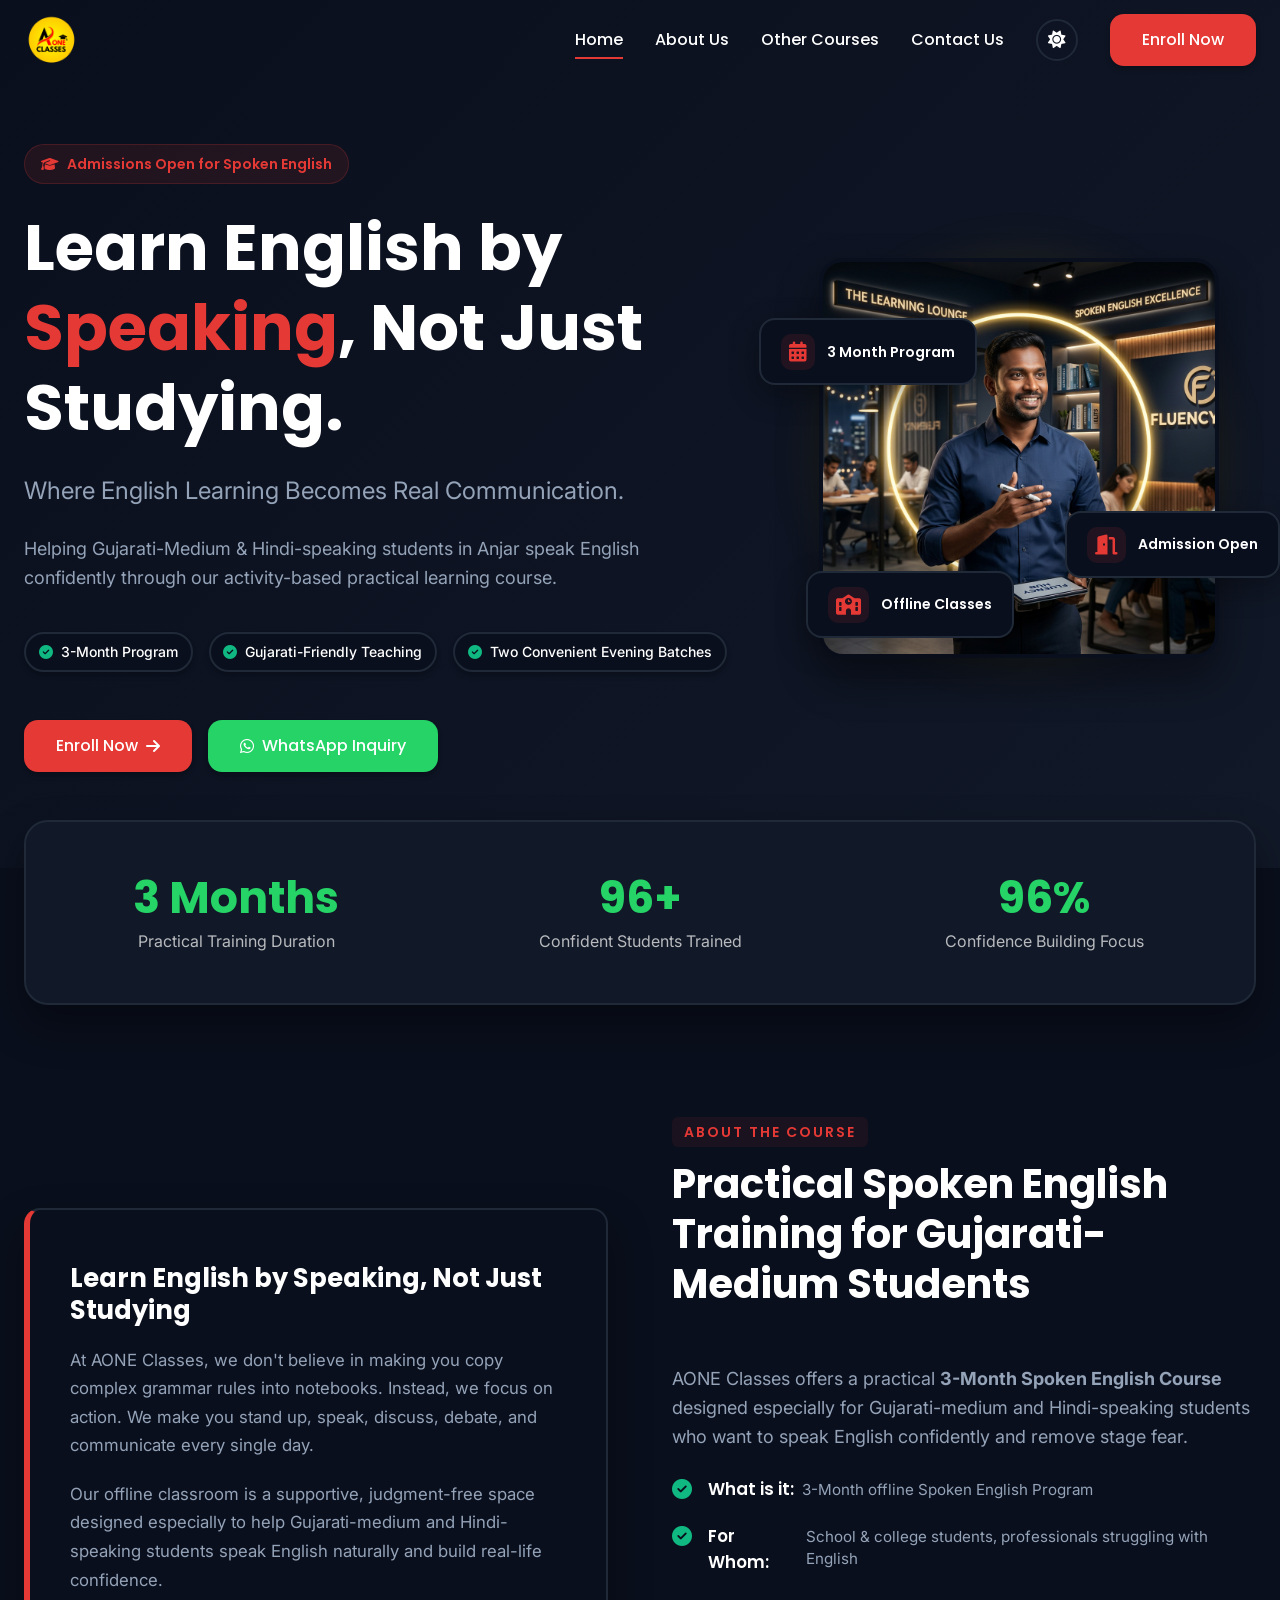
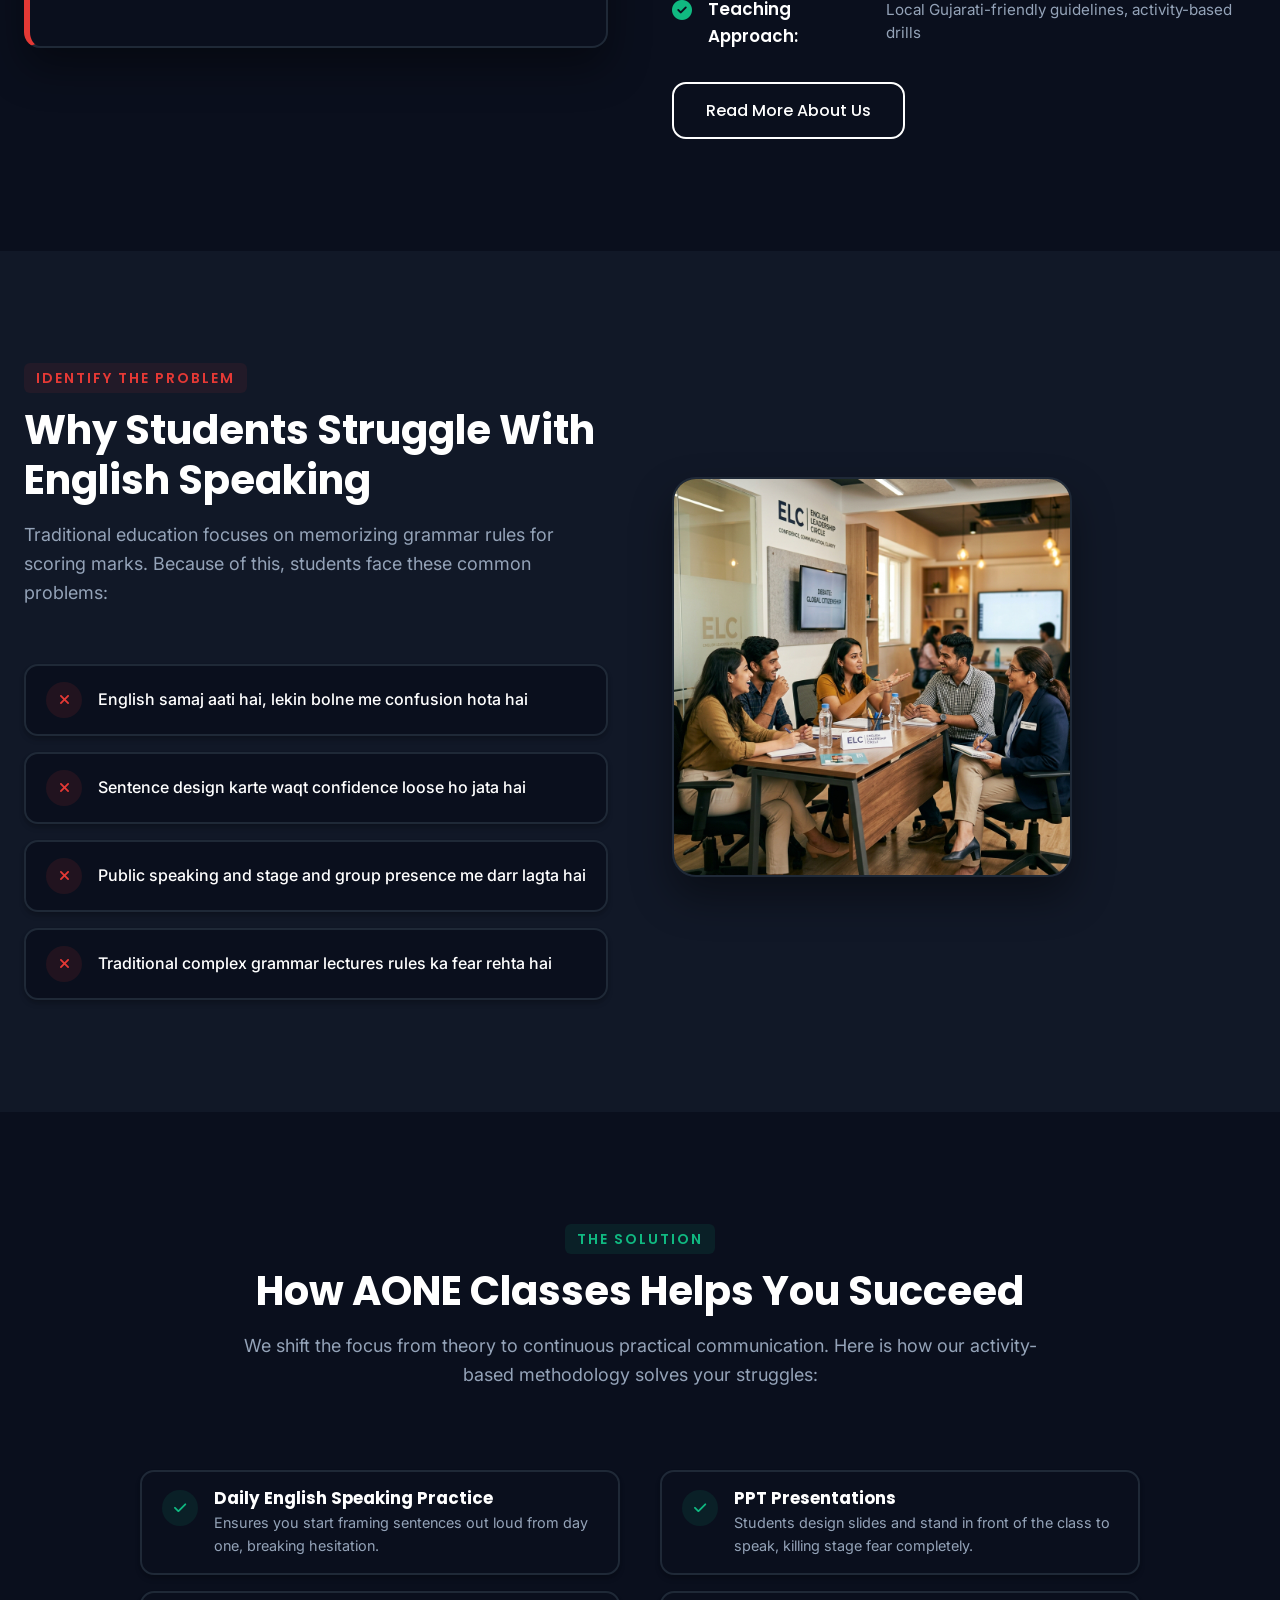
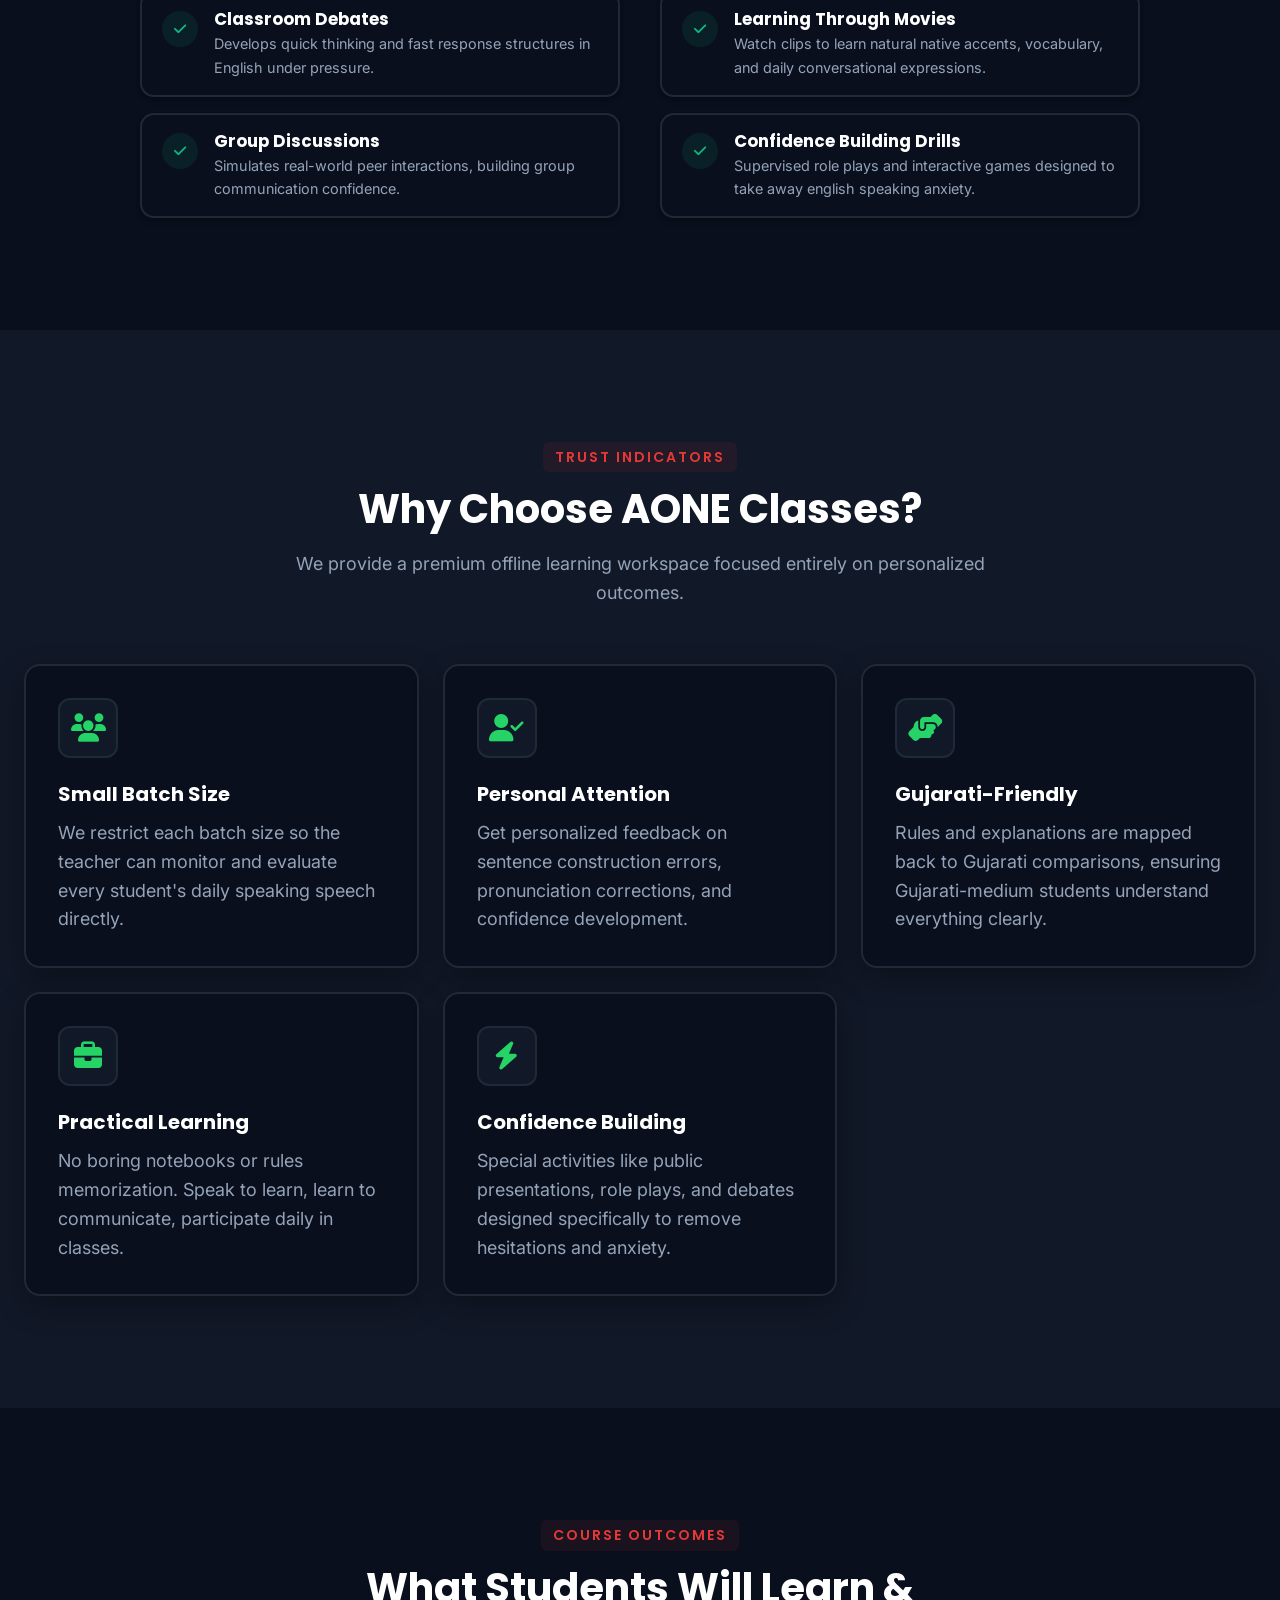
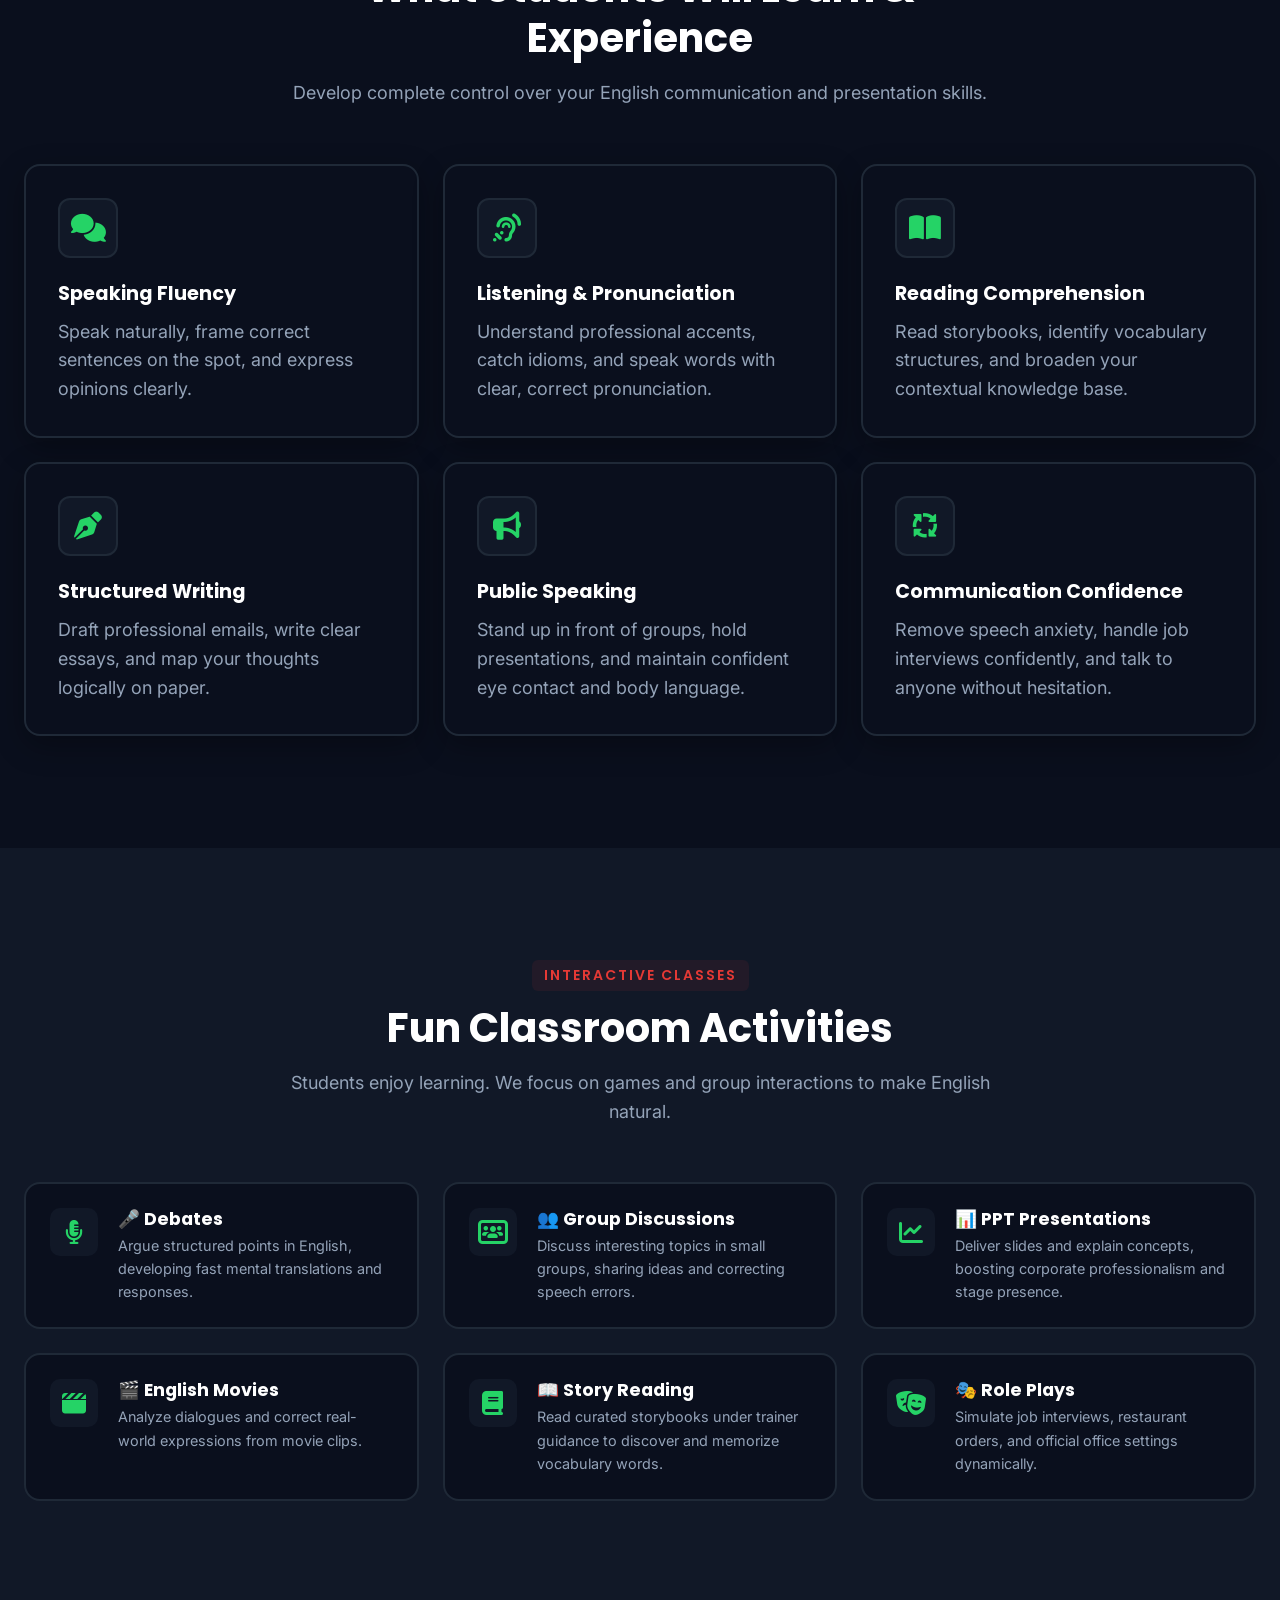
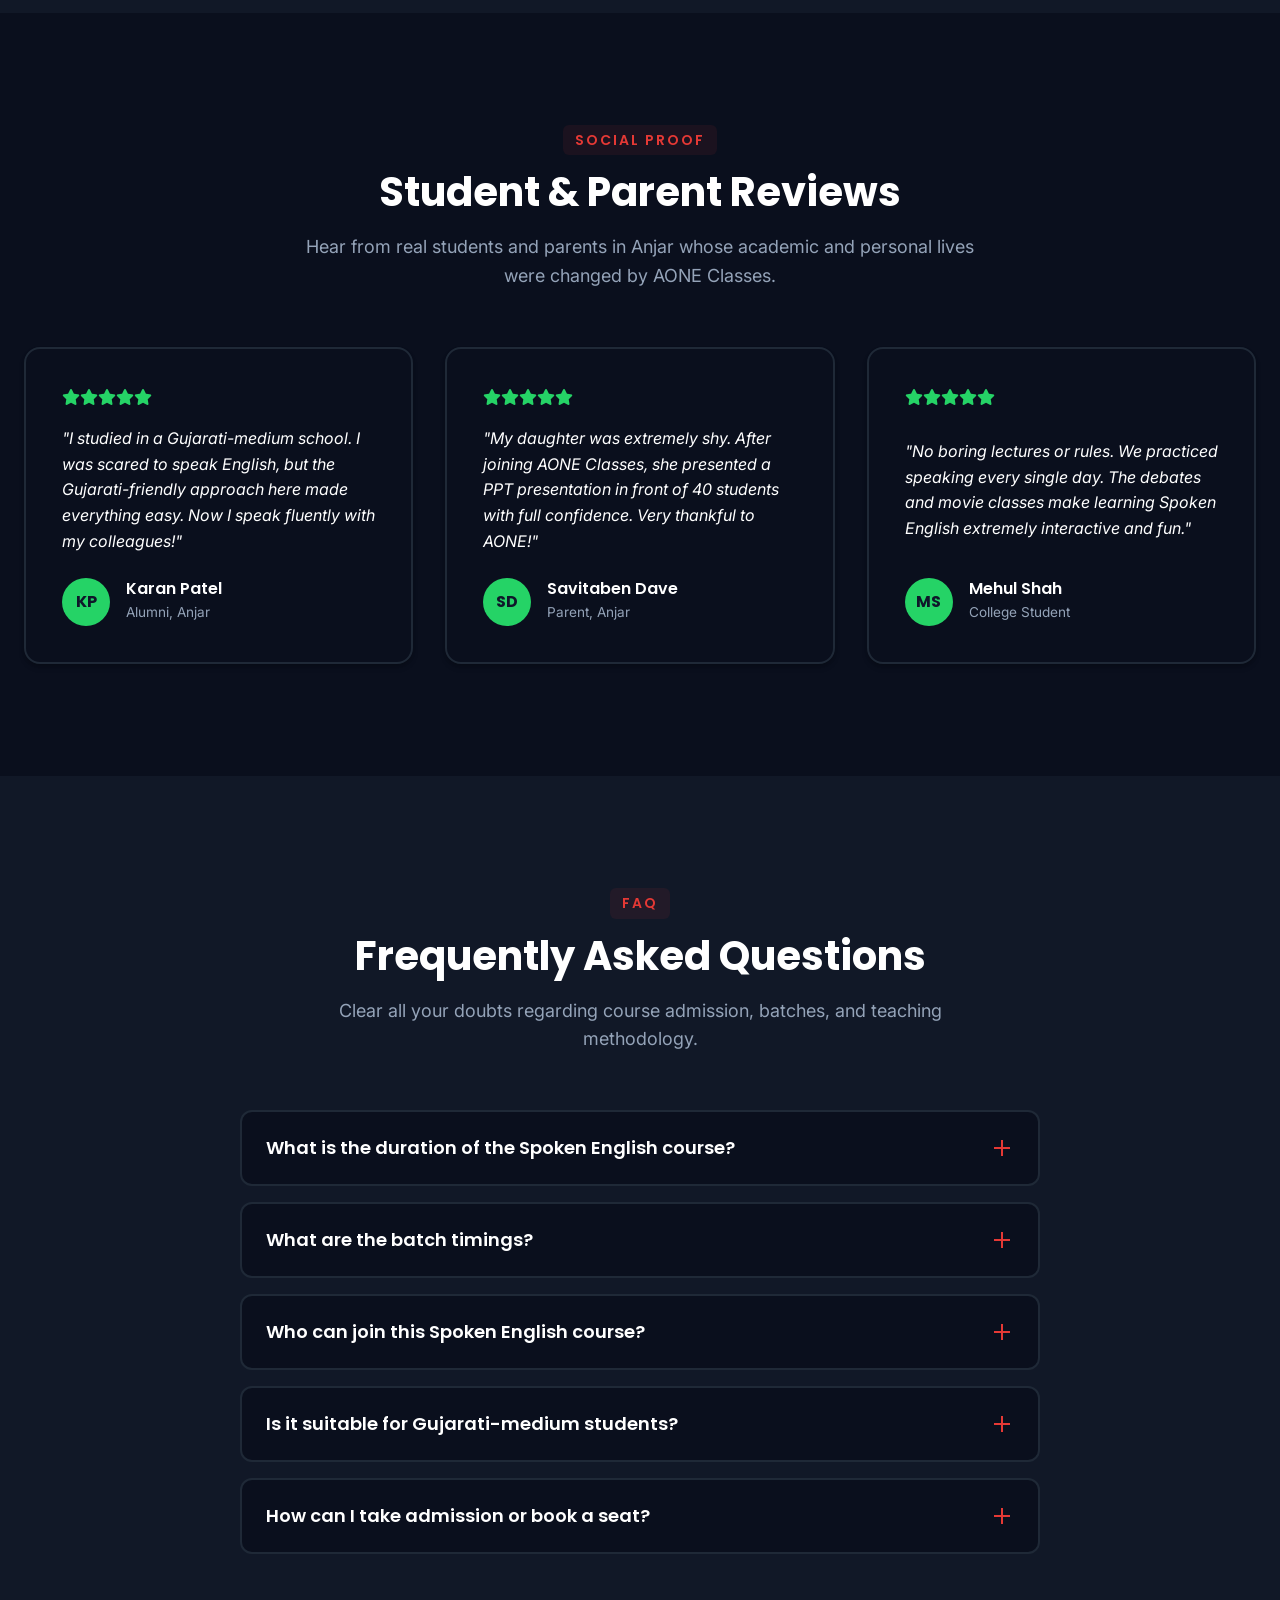
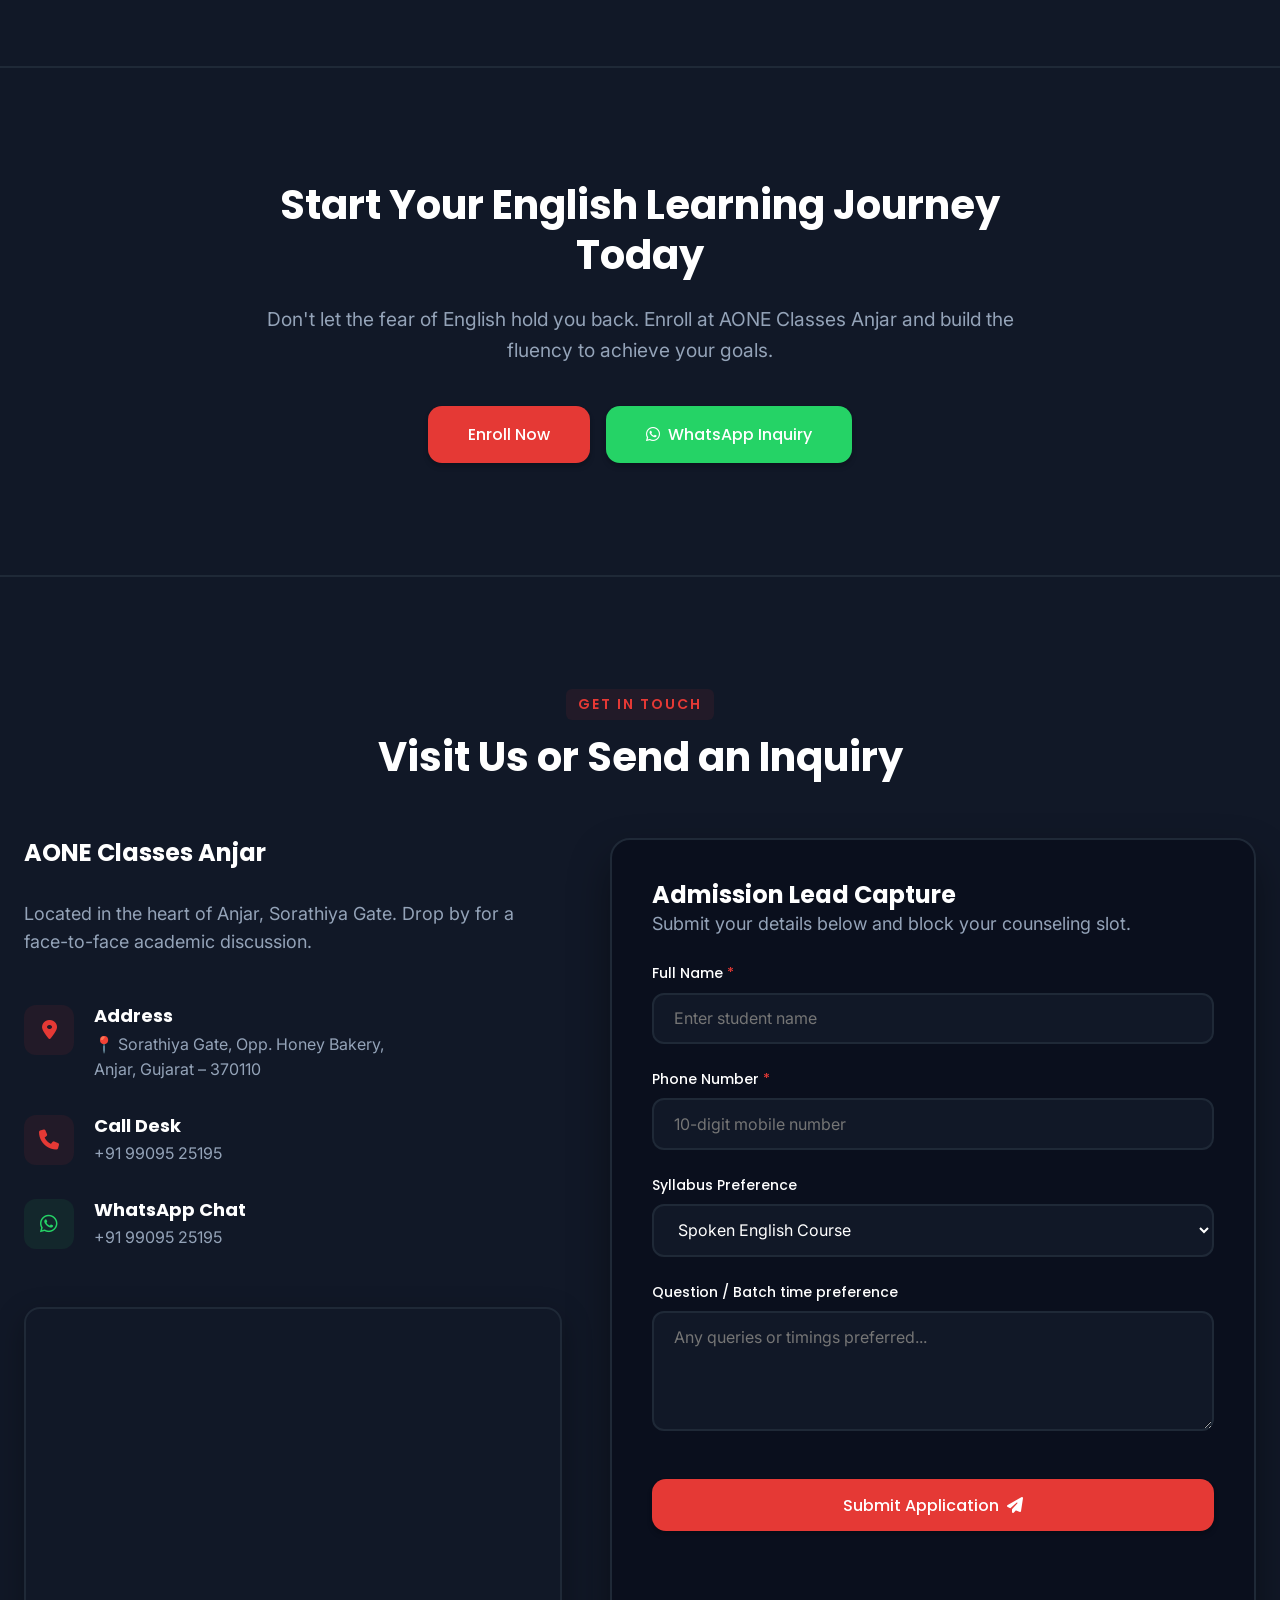
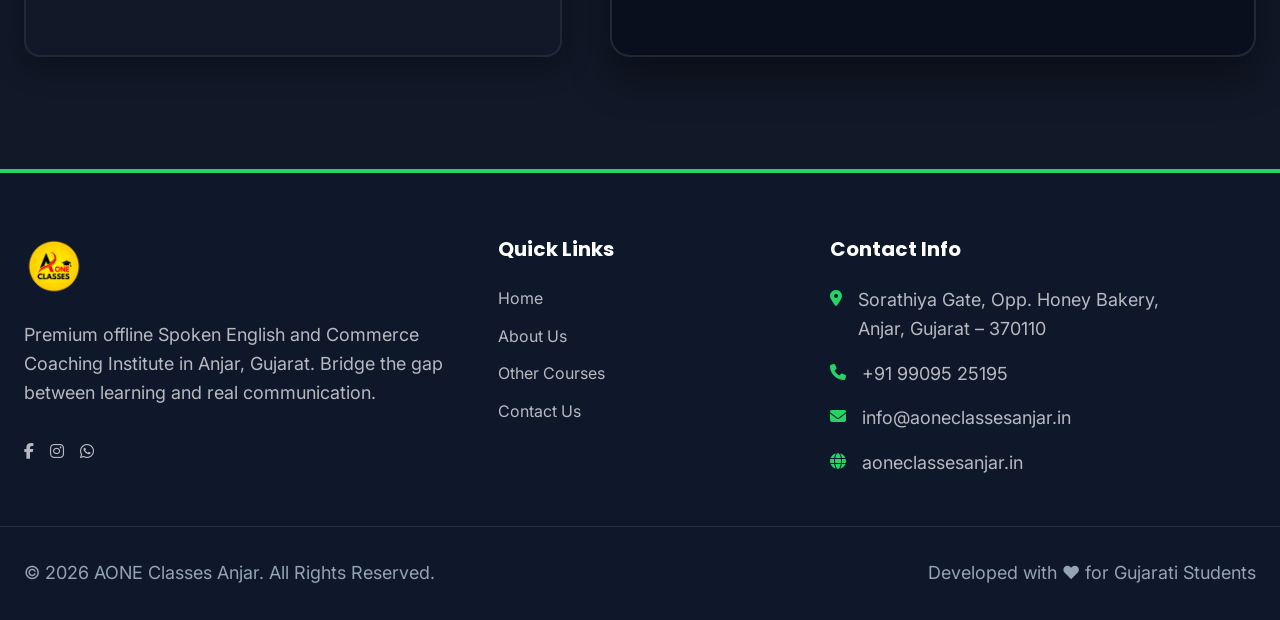
<file: index.html>
<!DOCTYPE html>
<html lang="en">
<head>
  <meta charset="UTF-8">
  <meta name="viewport" content="width=device-width, initial-scale=1.0">
  <meta name="description" content="Learn Spoken English in Anjar, Gujarat at AONE Classes. Premium offline coaching for Gujarati-medium and Hindi-speaking students. Join our 3-month course.">
  <title>AONE Classes Anjar | Spoken English & Commerce Coaching</title>
  
  <!-- FontAwesome for Premium Icons -->
  <link rel="stylesheet" href="https://cdnjs.cloudflare.com/ajax/libs/font-awesome/6.4.0/css/all.min.css">
  
  <!-- Global & Component Styles -->
  <link rel="stylesheet" href="style.css">
  <script>
    if (localStorage.getItem('theme') === 'light') {
      document.documentElement.classList.add('light-mode');
    }
  </script>
</head>
<body>

  <!-- Sticky Navbar -->
  <header class="header header-transparent">
    <div class="container">
      <a href="index.html" class="logo" id="navLogo">
        <img src="assets/logo.png" alt="AONE Classes Logo">
      </a>
      
      <div class="nav-right">
        <ul class="nav-links">
          <li><a href="index.html" class="nav-link active">Home</a></li>
          <li><a href="about.html" class="nav-link">About Us</a></li>
          <li><a href="courses.html" class="nav-link">Other Courses</a></li>
          <li><a href="contact.html" class="nav-link">Contact Us</a></li>
        </ul>
        
        <button class="theme-toggle-btn" id="themeToggleBtn" aria-label="Toggle Theme">
          <i class="fa-solid fa-sun" id="themeToggleIcon"></i>
        </button>
        
        <div class="nav-cta">
          <a href="contact.html" class="btn btn-primary" id="headerCtaBtn">Enroll Now</a>
        </div>
        
        <button class="menu-btn" aria-label="Toggle Menu" id="mobileMenuBtn">
          <span></span>
          <span></span>
          <span></span>
        </button>
      </div>
    </div>
  </header>

  <!-- Mobile Drawer Menu -->
  <div class="mobile-nav" id="mobileNavDrawer">
    <ul class="mobile-nav-links">
      <li><a href="index.html" class="mobile-nav-link active">Home</a></li>
      <li><a href="about.html" class="mobile-nav-link">About Us</a></li>
      <li><a href="courses.html" class="mobile-nav-link">Other Courses</a></li>
      <li><a href="contact.html" class="mobile-nav-link">Contact Us</a></li>
    </ul>
    <div style="margin-top: 2rem;">
      <a href="contact.html" class="btn btn-primary" style="width: 100%;">Enroll Now</a>
    </div>
  </div>

  <!-- 1. HERO SECTION -->
  <section class="hero">
    <div class="container hero-grid">
      <div class="hero-content reveal">
        <div class="badge" id="heroBadge">
          <i class="fa-solid fa-graduation-cap"></i> Admissions Open for Spoken English
        </div>
        <h1 id="heroHeadline">Learn English by <span style="color: var(--color-cta)">Speaking</span>, Not Just Studying.</h1>
        <p class="subheading" id="heroSubheading">Where English Learning Becomes Real Communication.</p>
        <p id="heroBody">Helping Gujarati-Medium & Hindi-speaking students in Anjar speak English confidently through our activity-based practical learning course.</p>
        
        <div class="hero-trust-bar" id="heroTrustBar">
          <span class="trust-item"><i class="fa-solid fa-circle-check"></i> 3-Month Program</span>
          <span class="trust-item"><i class="fa-solid fa-circle-check"></i> Gujarati-Friendly Teaching</span>
          <span class="trust-item"><i class="fa-solid fa-circle-check"></i> Two Convenient Evening Batches</span>
        </div>

        <div class="btn-group" style="margin-top: 1.5rem;">
          <a href="contact.html" class="btn btn-primary" id="heroEnrollBtn">
            Enroll Now <i class="fa-solid fa-arrow-right"></i>
          </a>
          <a href="https://wa.me/+919909525195?text=Hello%20Sir%20%F0%9F%91%8B%20%20I%20am%20interested%20in%20the%203-Month%20Spoken%20English%20Course.%20%20Could%20you%20please%20share%20the%20course%20details,%20fees,%20batch%20timings,%20and%20admission%20process?%20%20Thank%20you." class="btn btn-whatsapp" target="_blank" id="heroWhatsappBtn">
            <i class="fa-brands fa-whatsapp"></i> WhatsApp Inquiry
          </a>
        </div>
      </div>
      
      <div class="hero-image-wrapper reveal delay-200">
        <div class="hero-glow"></div>
        <img src="assets/sir_portrait.png" alt="AONE Classes Head Instructor" class="hero-image" id="heroMainImg">
        
        <!-- Floating Badges -->
        <div class="floating-card floating-card-1">
          <i class="fa-solid fa-calendar-days"></i>
          <span>3 Month Program</span>
        </div>
        <div class="floating-card floating-card-2">
          <i class="fa-solid fa-door-open"></i>
          <span>Admission Open</span>
        </div>
        <div class="floating-card floating-card-3">
          <i class="fa-solid fa-school"></i>
          <span>Offline Classes</span>
        </div>
      </div>
    </div>
  </section>

  <!-- Statistics Stats Bar -->
  <section class="container" style="position: relative; z-index: 10;">
    <div class="stats-bar reveal">
      <div class="stats-grid">
        <div class="stat-item">
          <h3 class="counter-val" data-count="3" data-suffix=" Months">0</h3>
          <p>Practical Training Duration</p>
        </div>
        <div class="stat-item">
          <h3 class="counter-val" data-count="100" data-suffix="+">0</h3>
          <p>Confident Students Trained</p>
        </div>
        <div class="stat-item">
          <h3 class="counter-val" data-count="100" data-suffix="%">0</h3>
          <p>Confidence Building Focus</p>
        </div>
      </div>
    </div>
  </section>

  <!-- 2. ABOUT THE COURSE -->
  <section class="section-padding" id="about-course">
    <div class="container">
      <div class="grid grid-2" style="align-items: center; gap: 4rem;">
        <!-- Highlighted Course Philosophy Card -->
        <div class="reveal">
          <div class="card" style="border-left: 6px solid var(--color-cta); padding: 3.25rem 2.5rem; height: 100%; display: flex; flex-direction: column; justify-content: center; box-shadow: var(--shadow-lg);">
            <h3 style="margin-bottom: 1.25rem; color: var(--color-text-main); font-size: 1.6rem; font-family: var(--font-headings); font-weight: 700;">Learn English by Speaking, Not Just Studying</h3>
            <p style="margin-bottom: 1.25rem; font-size: 1.05rem; line-height: 1.7; color: var(--color-text-sub);">At AONE Classes, we don't believe in making you copy complex grammar rules into notebooks. Instead, we focus on action. We make you stand up, speak, discuss, debate, and communicate every single day.</p>
            <p style="font-size: 1.05rem; line-height: 1.7; color: var(--color-text-sub);">Our offline classroom is a supportive, judgment-free space designed especially to help Gujarati-medium and Hindi-speaking students speak English naturally and build real-life confidence.</p>
          </div>
        </div>

        <div class="reveal delay-200">
          <div class="section-header">
            <span class="tag">About the Course</span>
            <h2>Practical Spoken English Training for Gujarati-Medium Students</h2>
          </div>
          <p style="margin-bottom: 1.5rem;">AONE Classes offers a practical <strong>3-Month Spoken English Course</strong> designed especially for Gujarati-medium and Hindi-speaking students who want to speak English confidently and remove stage fear.</p>
          
          <ul class="about-features-list">
            <li>
              <i class="fa-solid fa-circle-check"></i>
              <div class="list-content">
                <strong>What is it:</strong>
                <span>3-Month offline Spoken English Program</span>
              </div>
            </li>
            <li>
              <i class="fa-solid fa-circle-check"></i>
              <div class="list-content">
                <strong>For Whom:</strong>
                <span>School & college students, professionals struggling with English</span>
              </div>
            </li>
            <li>
              <i class="fa-solid fa-circle-check"></i>
              <div class="list-content">
                <strong>Teaching Approach:</strong>
                <span>Local Gujarati-friendly guidelines, activity-based drills</span>
              </div>
            </li>
          </ul>
          
          <a href="about.html" class="btn btn-outline">Read More About Us</a>
        </div>
      </div>
    </div>
  </section>

  <!-- 3. WHY STUDENTS STRUGGLE WITH ENGLISH -->
  <section class="section-padding bg-alternate" id="pain-points">
    <div class="container">
      <div class="grid grid-2" style="align-items: center; gap: 4rem;">
        <div class="reveal">
          <div class="section-header">
            <span class="tag" style="background-color: rgba(229, 57, 53, 0.08); color: var(--color-cta)">Identify the Problem</span>
            <h2>Why Students Struggle With English Speaking</h2>
            <p>Traditional education focuses on memorizing grammar rules for scoring marks. Because of this, students face these common problems:</p>
          </div>
          
          <ul class="struggle-list">
            <li class="struggle-item">
              <div class="struggle-icon"><i class="fa-solid fa-xmark"></i></div>
              <span class="struggle-text">English samaj aati hai, lekin bolne me confusion hota hai</span>
            </li>
            <li class="struggle-item">
              <div class="struggle-icon"><i class="fa-solid fa-xmark"></i></div>
              <span class="struggle-text">Sentence design karte waqt confidence loose ho jata hai</span>
            </li>
            <li class="struggle-item">
              <div class="struggle-icon"><i class="fa-solid fa-xmark"></i></div>
              <span class="struggle-text">Public speaking and stage and group presence me darr lagta hai</span>
            </li>
            <li class="struggle-item">
              <div class="struggle-icon"><i class="fa-solid fa-xmark"></i></div>
              <span class="struggle-text">Traditional complex grammar lectures rules ka fear rehta hai</span>
            </li>
          </ul>
        </div>
        
        <div class="reveal delay-200">
          <img src="assets/about_learning.png" alt="Students struggling to speak English" class="hero-image" style="width: 100%; border: 2px solid var(--color-border);">
        </div>
      </div>
    </div>
  </section>

  <!-- 4. HOW AONE CLASSES HELPS -->
  <section class="section-padding" id="how-we-help">
    <div class="container">
      <div class="section-header center text-center reveal" style="max-width: 800px;">
        <span class="tag" style="background-color: rgba(16, 185, 129, 0.1); color: #10B981;">The Solution</span>
        <h2>How AONE Classes Helps You Succeed</h2>
        <p>We shift the focus from theory to continuous practical communication. Here is how our activity-based methodology solves your struggles:</p>
      </div>

      <div class="grid grid-2" style="gap: 2.5rem; max-width: 1000px; margin: 0 auto;">
        <div class="reveal">
          <ul class="solution-list">
            <li class="solution-item">
              <div class="solution-icon"><i class="fa-solid fa-check"></i></div>
              <div class="solution-text-container">
                <h4>Daily English Speaking Practice</h4>
                <p>Ensures you start framing sentences out loud from day one, breaking hesitation.</p>
              </div>
            </li>
            <li class="solution-item">
              <div class="solution-icon"><i class="fa-solid fa-check"></i></div>
              <div class="solution-text-container">
                <h4>Classroom Debates</h4>
                <p>Develops quick thinking and fast response structures in English under pressure.</p>
              </div>
            </li>
            <li class="solution-item">
              <div class="solution-icon"><i class="fa-solid fa-check"></i></div>
              <div class="solution-text-container">
                <h4>Group Discussions</h4>
                <p>Simulates real-world peer interactions, building group communication confidence.</p>
              </div>
            </li>
          </ul>
        </div>

        <div class="reveal delay-200">
          <ul class="solution-list">
            <li class="solution-item">
              <div class="solution-icon"><i class="fa-solid fa-check"></i></div>
              <div class="solution-text-container">
                <h4>PPT Presentations</h4>
                <p>Students design slides and stand in front of the class to speak, killing stage fear completely.</p>
              </div>
            </li>
            <li class="solution-item">
              <div class="solution-icon"><i class="fa-solid fa-check"></i></div>
              <div class="solution-text-container">
                <h4>Learning Through Movies</h4>
                <p>Watch clips to learn natural native accents, vocabulary, and daily conversational expressions.</p>
              </div>
            </li>
            <li class="solution-item">
              <div class="solution-icon"><i class="fa-solid fa-check"></i></div>
              <div class="solution-text-container">
                <h4>Confidence Building Drills</h4>
                <p>Supervised role plays and interactive games designed to take away english speaking anxiety.</p>
              </div>
            </li>
          </ul>
        </div>
      </div>
    </div>
  </section>

  <!-- 5. WHY CHOOSE AONE CLASSES -->
  <section class="section-padding bg-alternate" id="why-choose-us">
    <div class="container">
      <div class="section-header center text-center reveal">
        <span class="tag">Trust Indicators</span>
        <h2>Why Choose AONE Classes?</h2>
        <p>We provide a premium offline learning workspace focused entirely on personalized outcomes.</p>
      </div>

      <div class="grid grid-3">
        <div class="card reveal">
          <div class="icon-box"><i class="fa-solid fa-users"></i></div>
          <h3 style="font-size: 1.25rem; margin-bottom: 0.75rem;">Small Batch Size</h3>
          <p>We restrict each batch size so the teacher can monitor and evaluate every student's daily speaking speech directly.</p>
        </div>
        
        <div class="card reveal delay-100">
          <div class="icon-box"><i class="fa-solid fa-user-check"></i></div>
          <h3 style="font-size: 1.25rem; margin-bottom: 0.75rem;">Personal Attention</h3>
          <p>Get personalized feedback on sentence construction errors, pronunciation corrections, and confidence development.</p>
        </div>
        
        <div class="card reveal delay-200">
          <div class="icon-box"><i class="fa-solid fa-hands-helping"></i></div>
          <h3 style="font-size: 1.25rem; margin-bottom: 0.75rem;">Gujarati-Friendly</h3>
          <p>Rules and explanations are mapped back to Gujarati comparisons, ensuring Gujarati-medium students understand everything clearly.</p>
        </div>

        <div class="card reveal">
          <div class="icon-box"><i class="fa-solid fa-briefcase"></i></div>
          <h3 style="font-size: 1.25rem; margin-bottom: 0.75rem;">Practical Learning</h3>
          <p>No boring notebooks or rules memorization. Speak to learn, learn to communicate, participate daily in classes.</p>
        </div>

        <div class="card reveal delay-100" style="grid-column: span 1; @media (min-width: 1024px) { grid-column: span 2; }">
          <div class="icon-box"><i class="fa-solid fa-bolt"></i></div>
          <h3 style="font-size: 1.25rem; margin-bottom: 0.75rem;">Confidence Building</h3>
          <p>Special activities like public presentations, role plays, and debates designed specifically to remove hesitations and anxiety.</p>
        </div>
      </div>
    </div>
  </section>

  <!-- 6. WHAT STUDENTS WILL LEARN -->
  <section class="section-padding" id="what-you-learn">
    <div class="container">
      <div class="section-header center text-center reveal">
        <span class="tag">Course Outcomes</span>
        <h2>What Students Will Learn & Experience</h2>
        <p>Develop complete control over your English communication and presentation skills.</p>
      </div>

      <div class="grid grid-3">
        <div class="card reveal">
          <div class="icon-box"><i class="fa-solid fa-comments"></i></div>
          <h4 style="margin-bottom: 0.75rem; font-size: 1.2rem;">Speaking Fluency</h4>
          <p>Speak naturally, frame correct sentences on the spot, and express opinions clearly.</p>
        </div>
        
        <div class="card reveal delay-100">
          <div class="icon-box"><i class="fa-solid fa-ear-listen"></i></div>
          <h4 style="margin-bottom: 0.75rem; font-size: 1.2rem;">Listening & Pronunciation</h4>
          <p>Understand professional accents, catch idioms, and speak words with clear, correct pronunciation.</p>
        </div>

        <div class="card reveal delay-200">
          <div class="icon-box"><i class="fa-solid fa-book-open"></i></div>
          <h4 style="margin-bottom: 0.75rem; font-size: 1.2rem;">Reading Comprehension</h4>
          <p>Read storybooks, identify vocabulary structures, and broaden your contextual knowledge base.</p>
        </div>

        <div class="card reveal">
          <div class="icon-box"><i class="fa-solid fa-pen-nib"></i></div>
          <h4 style="margin-bottom: 0.75rem; font-size: 1.2rem;">Structured Writing</h4>
          <p>Draft professional emails, write clear essays, and map your thoughts logically on paper.</p>
        </div>

        <div class="card reveal delay-100">
          <div class="icon-box"><i class="fa-solid fa-bullhorn"></i></div>
          <h4 style="margin-bottom: 0.75rem; font-size: 1.2rem;">Public Speaking</h4>
          <p>Stand up in front of groups, hold presentations, and maintain confident eye contact and body language.</p>
        </div>

        <div class="card reveal delay-200">
          <div class="icon-box"><i class="fa-solid fa-arrows-spin"></i></div>
          <h4 style="margin-bottom: 0.75rem; font-size: 1.2rem;">Communication Confidence</h4>
          <p>Remove speech anxiety, handle job interviews confidently, and talk to anyone without hesitation.</p>
        </div>
      </div>
    </div>
  </section>

  <!-- 7. LEARNING ACTIVITIES -->
  <section class="section-padding bg-alternate" id="activities">
    <div class="container">
      <div class="section-header center text-center reveal">
        <span class="tag">Interactive Classes</span>
        <h2>Fun Classroom Activities</h2>
        <p>Students enjoy learning. We focus on games and group interactions to make English natural.</p>
      </div>

      <div class="grid activities-grid">
        <!-- Debates -->
        <div class="activity-card reveal">
          <div class="activity-icon"><i class="fa-solid fa-microphone-lines"></i></div>
          <div class="activity-details">
            <h4>🎤 Debates</h4>
            <p>Argue structured points in English, developing fast mental translations and responses.</p>
          </div>
        </div>
        
        <!-- Group Discussions -->
        <div class="activity-card reveal delay-100">
          <div class="activity-icon"><i class="fa-solid fa-users-rectangle"></i></div>
          <div class="activity-details">
            <h4>👥 Group Discussions</h4>
            <p>Discuss interesting topics in small groups, sharing ideas and correcting speech errors.</p>
          </div>
        </div>

        <!-- PPT Presentations -->
        <div class="activity-card reveal delay-200">
          <div class="activity-icon"><i class="fa-solid fa-chart-line"></i></div>
          <div class="activity-details">
            <h4>📊 PPT Presentations</h4>
            <p>Deliver slides and explain concepts, boosting corporate professionalism and stage presence.</p>
          </div>
        </div>

        <!-- English Movies -->
        <div class="activity-card reveal">
          <div class="activity-icon"><i class="fa-solid fa-clapperboard"></i></div>
          <div class="activity-details">
            <h4>🎬 English Movies</h4>
            <p>Analyze dialogues and correct real-world expressions from movie clips.</p>
          </div>
        </div>

        <!-- Story Reading -->
        <div class="activity-card reveal delay-100">
          <div class="activity-icon"><i class="fa-solid fa-book"></i></div>
          <div class="activity-details">
            <h4>📖 Story Reading</h4>
            <p>Read curated storybooks under trainer guidance to discover and memorize vocabulary words.</p>
          </div>
        </div>

        <!-- Role Plays -->
        <div class="activity-card reveal delay-200">
          <div class="activity-icon"><i class="fa-solid fa-theater-masks"></i></div>
          <div class="activity-details">
            <h4>🎭 Role Plays</h4>
            <p>Simulate job interviews, restaurant orders, and official office settings dynamically.</p>
          </div>
        </div>
      </div>
    </div>
  </section>

  <!-- 8. TESTIMONIALS -->
  <section class="section-padding" id="testimonials">
    <div class="container">
      <div class="section-header center text-center reveal">
        <span class="tag">Social Proof</span>
        <h2>Student & Parent Reviews</h2>
        <p>Hear from real students and parents in Anjar whose academic and personal lives were changed by AONE Classes.</p>
      </div>

      <div class="testimonials-grid">
        <!-- Review 1 -->
        <div class="testimonial-card reveal">
          <div class="testimonial-stars">
            <i class="fa-solid fa-star"></i><i class="fa-solid fa-star"></i><i class="fa-solid fa-star"></i><i class="fa-solid fa-star"></i><i class="fa-solid fa-star"></i>
          </div>
          <p class="testimonial-text">"I studied in a Gujarati-medium school. I was scared to speak English, but the Gujarati-friendly approach here made everything easy. Now I speak fluently with my colleagues!"</p>
          <div class="testimonial-user">
            <div class="testimonial-avatar">KP</div>
            <div class="testimonial-user-info">
              <h5>Karan Patel</h5>
              <span>Alumni, Anjar</span>
            </div>
          </div>
        </div>

        <!-- Review 2 -->
        <div class="testimonial-card reveal delay-100">
          <div class="testimonial-stars">
            <i class="fa-solid fa-star"></i><i class="fa-solid fa-star"></i><i class="fa-solid fa-star"></i><i class="fa-solid fa-star"></i><i class="fa-solid fa-star"></i>
          </div>
          <p class="testimonial-text">"My daughter was extremely shy. After joining AONE Classes, she presented a PPT presentation in front of 40 students with full confidence. Very thankful to AONE!"</p>
          <div class="testimonial-user">
            <div class="testimonial-avatar">SD</div>
            <div class="testimonial-user-info">
              <h5>Savitaben Dave</h5>
              <span>Parent, Anjar</span>
            </div>
          </div>
        </div>

        <!-- Review 3 -->
        <div class="testimonial-card reveal delay-200">
          <div class="testimonial-stars">
            <i class="fa-solid fa-star"></i><i class="fa-solid fa-star"></i><i class="fa-solid fa-star"></i><i class="fa-solid fa-star"></i><i class="fa-solid fa-star"></i>
          </div>
          <p class="testimonial-text">"No boring lectures or rules. We practiced speaking every single day. The debates and movie classes make learning Spoken English extremely interactive and fun."</p>
          <div class="testimonial-user">
            <div class="testimonial-avatar">MS</div>
            <div class="testimonial-user-info">
              <h5>Mehul Shah</h5>
              <span>College Student</span>
            </div>
          </div>
        </div>
      </div>
    </div>
  </section>

  <!-- 9. FAQ -->
  <section class="section-padding bg-alternate" id="faq">
    <div class="container">
      <div class="section-header center text-center reveal">
        <span class="tag">FAQ</span>
        <h2>Frequently Asked Questions</h2>
        <p>Clear all your doubts regarding course admission, batches, and teaching methodology.</p>
      </div>

      <div class="faq-list reveal">
        <div class="faq-item">
          <button class="faq-question">
            <h4>What is the duration of the Spoken English course?</h4>
            <div class="faq-icon"></div>
          </button>
          <div class="faq-answer">
            <div class="faq-answer-content">
              The program is a comprehensive 3-month course designed to take students from basic sentence structuring to confident public communication.
            </div>
          </div>
        </div>

        <div class="faq-item">
          <button class="faq-question">
            <h4>What are the batch timings?</h4>
            <div class="faq-icon"></div>
          </button>
          <div class="faq-answer">
            <div class="faq-answer-content">
              We run two evening batches from Monday to Friday:
              <ul>
                <li>Batch 1: 4:00 PM – 5:00 PM</li>
                <li>Batch 2: 5:00 PM – 6:00 PM</li>
              </ul>
            </div>
          </div>
        </div>

        <div class="faq-item">
          <button class="faq-question">
            <h4>Who can join this Spoken English course?</h4>
            <div class="faq-icon"></div>
          </button>
          <div class="faq-answer">
            <div class="faq-answer-content">
              School students, college students, job seekers, and anyone who wants to improve their English speaking fluency and boost their self-confidence can join.
            </div>
          </div>
        </div>

        <div class="faq-item">
          <button class="faq-question">
            <h4>Is it suitable for Gujarati-medium students?</h4>
            <div class="faq-icon"></div>
          </button>
          <div class="faq-answer">
            <div class="faq-answer-content">
              Yes, our entire curriculum is specially designed for Gujarati-medium and Hindi-speaking students. We explain rules using familiar Gujarati structures so students learn without fear.
            </div>
          </div>
        </div>

        <div class="faq-item">
          <button class="faq-question">
            <h4>How can I take admission or book a seat?</h4>
            <div class="faq-icon"></div>
          </button>
          <div class="faq-answer">
            <div class="faq-answer-content">
              You can click "Enroll Now" and submit the inquiry form, or contact us directly on WhatsApp or Call. We invite students to visit our offline center in Anjar for a free counseling session.
            </div>
          </div>
        </div>
      </div>
    </div>
  </section>

  <!-- 10. FINAL CTA -->
  <section class="section-padding" style="background-color: var(--color-bg-light); color: var(--color-text-main); border-top: 2px solid var(--color-border); border-bottom: 2px solid var(--color-border);">
    <div class="container text-center reveal" style="max-width: 800px;">
      <h2 style="color: var(--color-text-main); margin-bottom: 1.5rem;">Start Your English Learning Journey Today</h2>
      <p style="color: var(--color-text-sub); margin-bottom: 2.5rem; font-size: 1.2rem;">Don't let the fear of English hold you back. Enroll at AONE Classes Anjar and build the fluency to achieve your goals.</p>
      
      <div class="btn-group" style="justify-content: center;">
        <a href="contact.html" class="btn btn-primary" style="padding: 1rem 2.5rem;">Enroll Now</a>
        <a href="https://wa.me/+919909525195?text=Hello%20Sir%20%F0%9F%91%8B%20%20I%20am%20interested%20in%20the%203-Month%20Spoken%20English%20Course.%20%20Could%20you%20please%20share%20the%20course%20details,%20fees,%20batch%20timings,%20and%20admission%20process?%20%20Thank%20you." class="btn btn-whatsapp" target="_blank" style="padding: 1rem 2.5rem;">
          <i class="fa-brands fa-whatsapp"></i> WhatsApp Inquiry
        </a>
      </div>
    </div>
  </section>

  <!-- 11. CONTACT SECTION -->
  <section class="section-padding bg-alternate" id="contact">
    <div class="container">
      <div class="section-header text-center center reveal">
        <span class="tag">Get in Touch</span>
        <h2>Visit Us or Send an Inquiry</h2>
      </div>

      <div class="contact-grid">
        <!-- Direct Details -->
        <div class="contact-info reveal">
          <h3>AONE Classes Anjar</h3>
          <p>Located in the heart of Anjar, Sorathiya Gate. Drop by for a face-to-face academic discussion.</p>
          
          <div class="contact-info-item" style="margin-top: 1rem;">
            <div class="contact-info-icon"><i class="fa-solid fa-location-dot"></i></div>
            <div class="contact-info-text">
              <h4>Address</h4>
              <p>📍 Sorathiya Gate, Opp. Honey Bakery,<br>Anjar, Gujarat – 370110</p>
            </div>
          </div>

          <div class="contact-info-item">
            <div class="contact-info-icon"><i class="fa-solid fa-phone"></i></div>
            <div class="contact-info-text">
              <h4>Call Desk</h4>
              <p><a href="tel:+919909525195" style="color: inherit;">+91 99095 25195</a></p>
            </div>
          </div>

          <div class="contact-info-item">
            <div class="contact-info-icon" style="background-color: rgba(37, 211, 102, 0.08); color: #25D366;"><i class="fa-brands fa-whatsapp"></i></div>
            <div class="contact-info-text">
              <h4>WhatsApp Chat</h4>
              <p><a href="https://wa.me/+919909525195" target="_blank" style="color: inherit;">+91 99095 25195</a></p>
            </div>
          </div>

          <!-- Embedded Map -->
          <div class="map-wrapper" style="margin-top: 1.5rem;">
            <iframe src="https://www.google.com/maps/embed?pb=!1m18!1m12!1m3!1d3671.691763133333!2d70.02450000000001!3d23.1112!2m3!1f0!2f0!3f0!3m2!1i1024!2i768!4f13.1!3m3!1m2!1s0x3950bf4258ffffff%3A0xc6cf6d4264627d35!2sAnjar%2C%20Gujarat%20370110!5e0!3m2!1sen!2sin!4v1700000000000!5m2!1sen!2sin" width="100%" height="100%" style="border:0;" allowfullscreen="" loading="lazy" referrerpolicy="no-referrer-when-downgrade"></iframe>
          </div>
        </div>

        <!-- Form Card -->
        <div class="contact-form-card reveal delay-200">
          <div id="formContent">
            <h3>Admission Lead Capture</h3>
            <p style="margin-bottom: 1.5rem;">Submit your details below and block your counseling slot.</p>
            
            <form id="contactForm">
              <div class="form-group">
                <label for="name" class="form-label">Full Name <span style="color: var(--color-cta)">*</span></label>
                <input type="text" id="name" class="form-control" placeholder="Enter student name" required>
              </div>

              <div class="form-group">
                <label for="phone" class="form-label">Phone Number <span style="color: var(--color-cta)">*</span></label>
                <input type="tel" id="phone" class="form-control" placeholder="10-digit mobile number" required pattern="[0-9]{10}">
              </div>

              <div class="form-group">
                <label for="course" class="form-label">Syllabus Preference</label>
                <select id="course" class="form-control">
                  <option value="Spoken English (3 Months)">Spoken English Course</option>
                  <option value="11th Commerce (Gujarati Medium)">11th Commerce (Guj. Medium)</option>
                  <option value="12th Commerce (Gujarati Medium)">12th Commerce (Guj. Medium)</option>
                  <option value="B.Com Course (FY/SY/TY)">B.Com (First/Second/Third Year)</option>
                </select>
              </div>

              <div class="form-group">
                <label for="message" class="form-label">Question / Batch time preference</label>
                <textarea id="message" class="form-control" placeholder="Any queries or timings preferred..."></textarea>
              </div>

              <button type="submit" class="btn btn-primary" style="width: 100%; margin-top: 1rem;">
                Submit Application <i class="fa-solid fa-paper-plane"></i>
              </button>
            </form>
          </div>

          <!-- Animated Form Success State -->
          <div id="successMessage" class="form-success-message">
            <i class="fa-regular fa-circle-check"></i>
            <h3>Thank You, <span id="successUserName">Student</span>!</h3>
            <p style="margin-bottom: 2rem;">Your admission counseling query has been successfully registered. We will call you back shortly.</p>
            
            <a href="#" id="successWhatsappCTA" target="_blank" class="btn btn-whatsapp" style="width: 100%;">
              <i class="fa-brands fa-whatsapp"></i> Confirm via WhatsApp
            </a>
          </div>
        </div>
      </div>
    </div>
  </section>

  <!-- Footer -->
  <footer class="footer">
    <div class="container footer-grid">
      <!-- Footer Col 1 -->
      <div class="footer-col">
        <a href="index.html" class="logo" style="max-width: 180px;">
          <img src="assets/logo.png" alt="AONE Classes Logo" style="height: 60px;">
        </a>
        <p>Premium offline Spoken English and Commerce Coaching Institute in Anjar, Gujarat. Bridge the gap between learning and real communication.</p>
        <div style="display: flex; gap: 1rem; margin-top: 0.5rem;">
          <a href="#" class="footer-link" aria-label="Facebook"><i class="fa-brands fa-facebook-f"></i></a>
          <a href="#" class="footer-link" aria-label="Instagram"><i class="fa-brands fa-instagram"></i></a>
          <a href="https://wa.me/+919909525195" class="footer-link" aria-label="WhatsApp"><i class="fa-brands fa-whatsapp"></i></a>
        </div>
      </div>

      <!-- Footer Col 2 -->
      <div class="footer-col">
        <h4>Quick Links</h4>
        <ul class="footer-links">
          <li><a href="index.html" class="footer-link">Home</a></li>
          <li><a href="about.html" class="footer-link">About Us</a></li>
          <li><a href="courses.html" class="footer-link">Other Courses</a></li>
          <li><a href="contact.html" class="footer-link">Contact Us</a></li>
        </ul>
      </div>

      <!-- Footer Col 3 -->
      <div class="footer-col">
        <h4>Contact Info</h4>
        <div class="footer-contact">
          <div class="footer-contact-item">
            <i class="fa-solid fa-location-dot"></i>
            <p>Sorathiya Gate, Opp. Honey Bakery,<br>Anjar, Gujarat – 370110</p>
          </div>
          <div class="footer-contact-item">
            <i class="fa-solid fa-phone"></i>
            <p><a href="tel:+919909525195" style="color: inherit;">+91 99095 25195</a></p>
          </div>
          <div class="footer-contact-item">
            <i class="fa-solid fa-envelope"></i>
            <p>info@aoneclassesanjar.in</p>
          </div>
          <div class="footer-contact-item">
            <i class="fa-solid fa-globe"></i>
            <p>aoneclassesanjar.in</p>
          </div>
        </div>
      </div>
    </div>

    <div class="container footer-bottom">
      <p>&copy; 2026 AONE Classes Anjar. All Rights Reserved.</p>
      <p>Developed with ❤️ for Gujarati Students</p>
    </div>
  </footer>

  <!-- Sticky Mobile Action Bar -->
  <div class="mobile-action-bar">
    <a href="tel:+919909525195" class="mobile-action-btn mobile-action-call">
      <i class="fa-solid fa-phone"></i> Call Now
    </a>
    <a href="https://wa.me/+919909525195?text=Hello%20Sir%20%F0%9F%91%8B%20%20I%20am%20interested%20in%20the%203-Month%20Spoken%20English%20Course.%20%20Could%20you%20please%20share%20the%20course%20details,%20fees,%20batch%20timings,%20and%20admission%20process?%20%20Thank%20you." target="_blank" class="mobile-action-btn mobile-action-whatsapp">
      <i class="fa-brands fa-whatsapp"></i> WhatsApp Inquiry
    </a>
  </div>

  <!-- Client-side Logic Script -->
  <script src="script.js"></script>
</body>
</html>
</file>
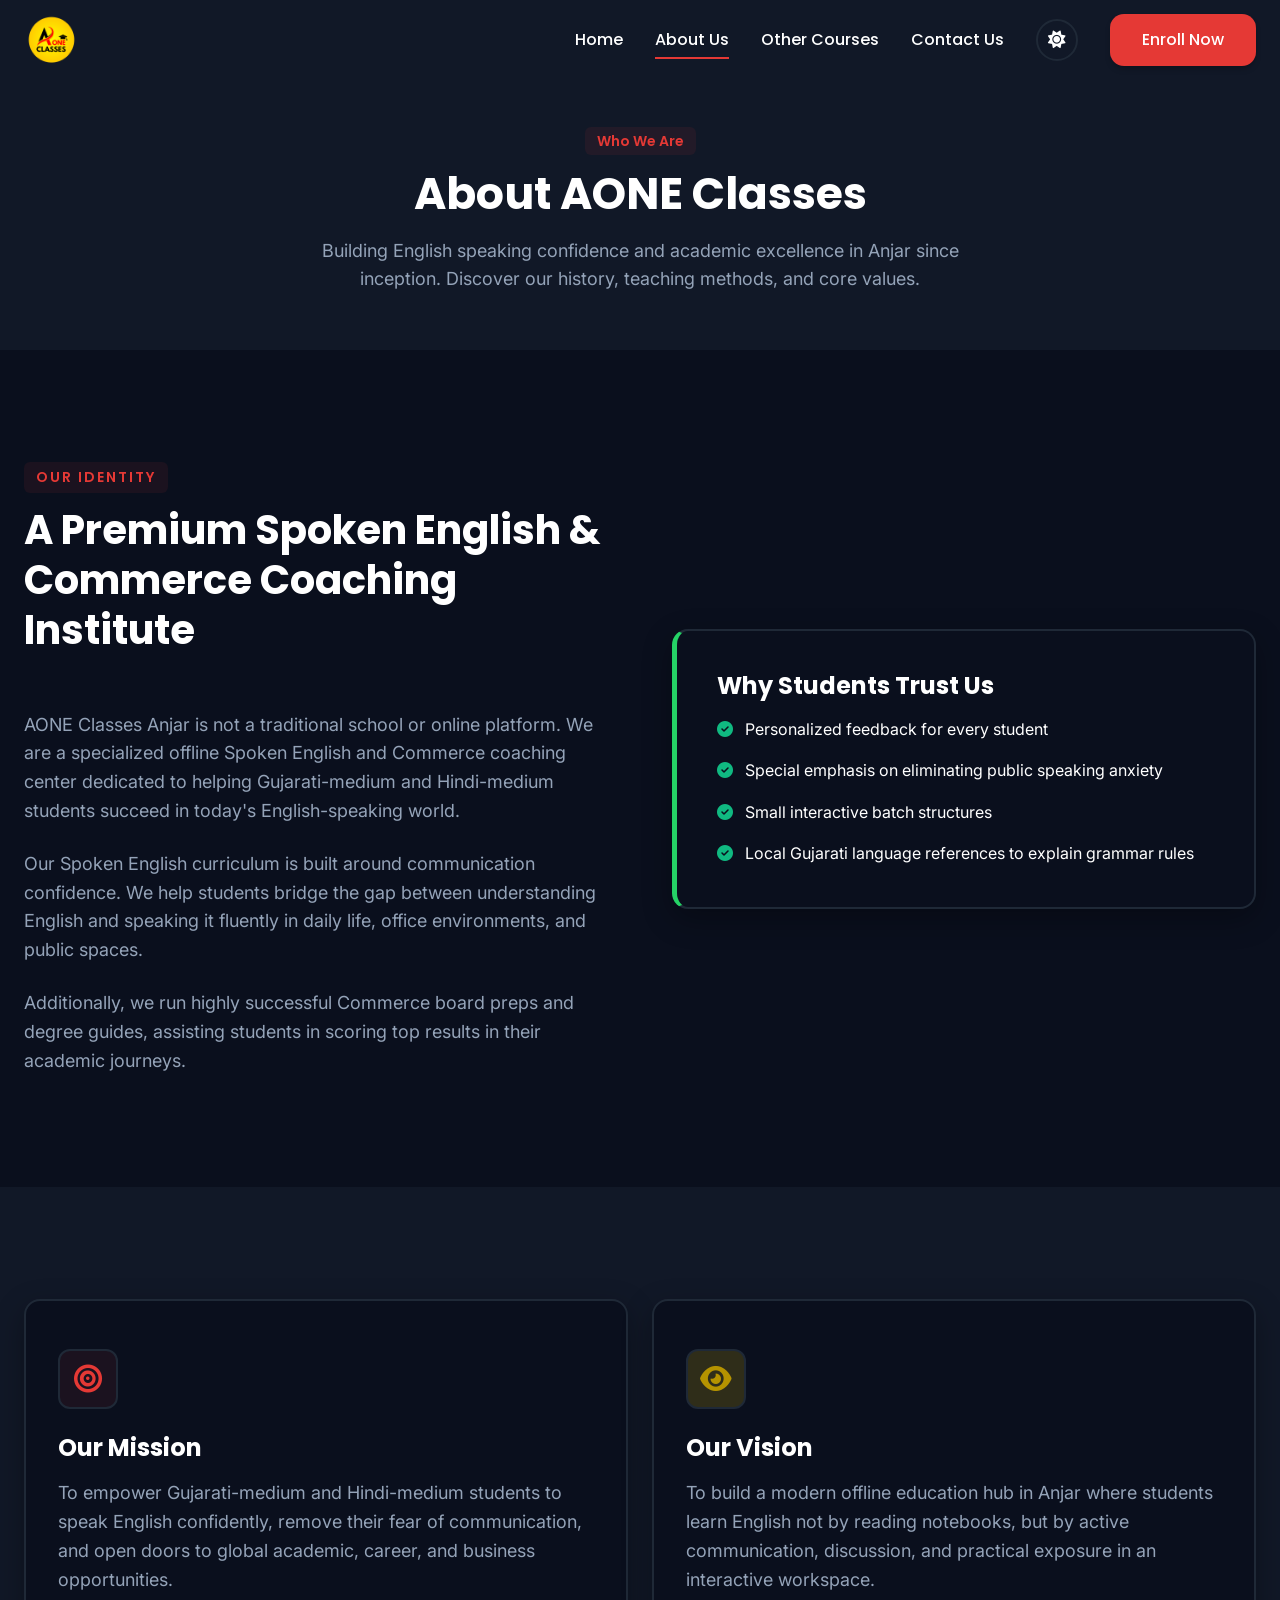
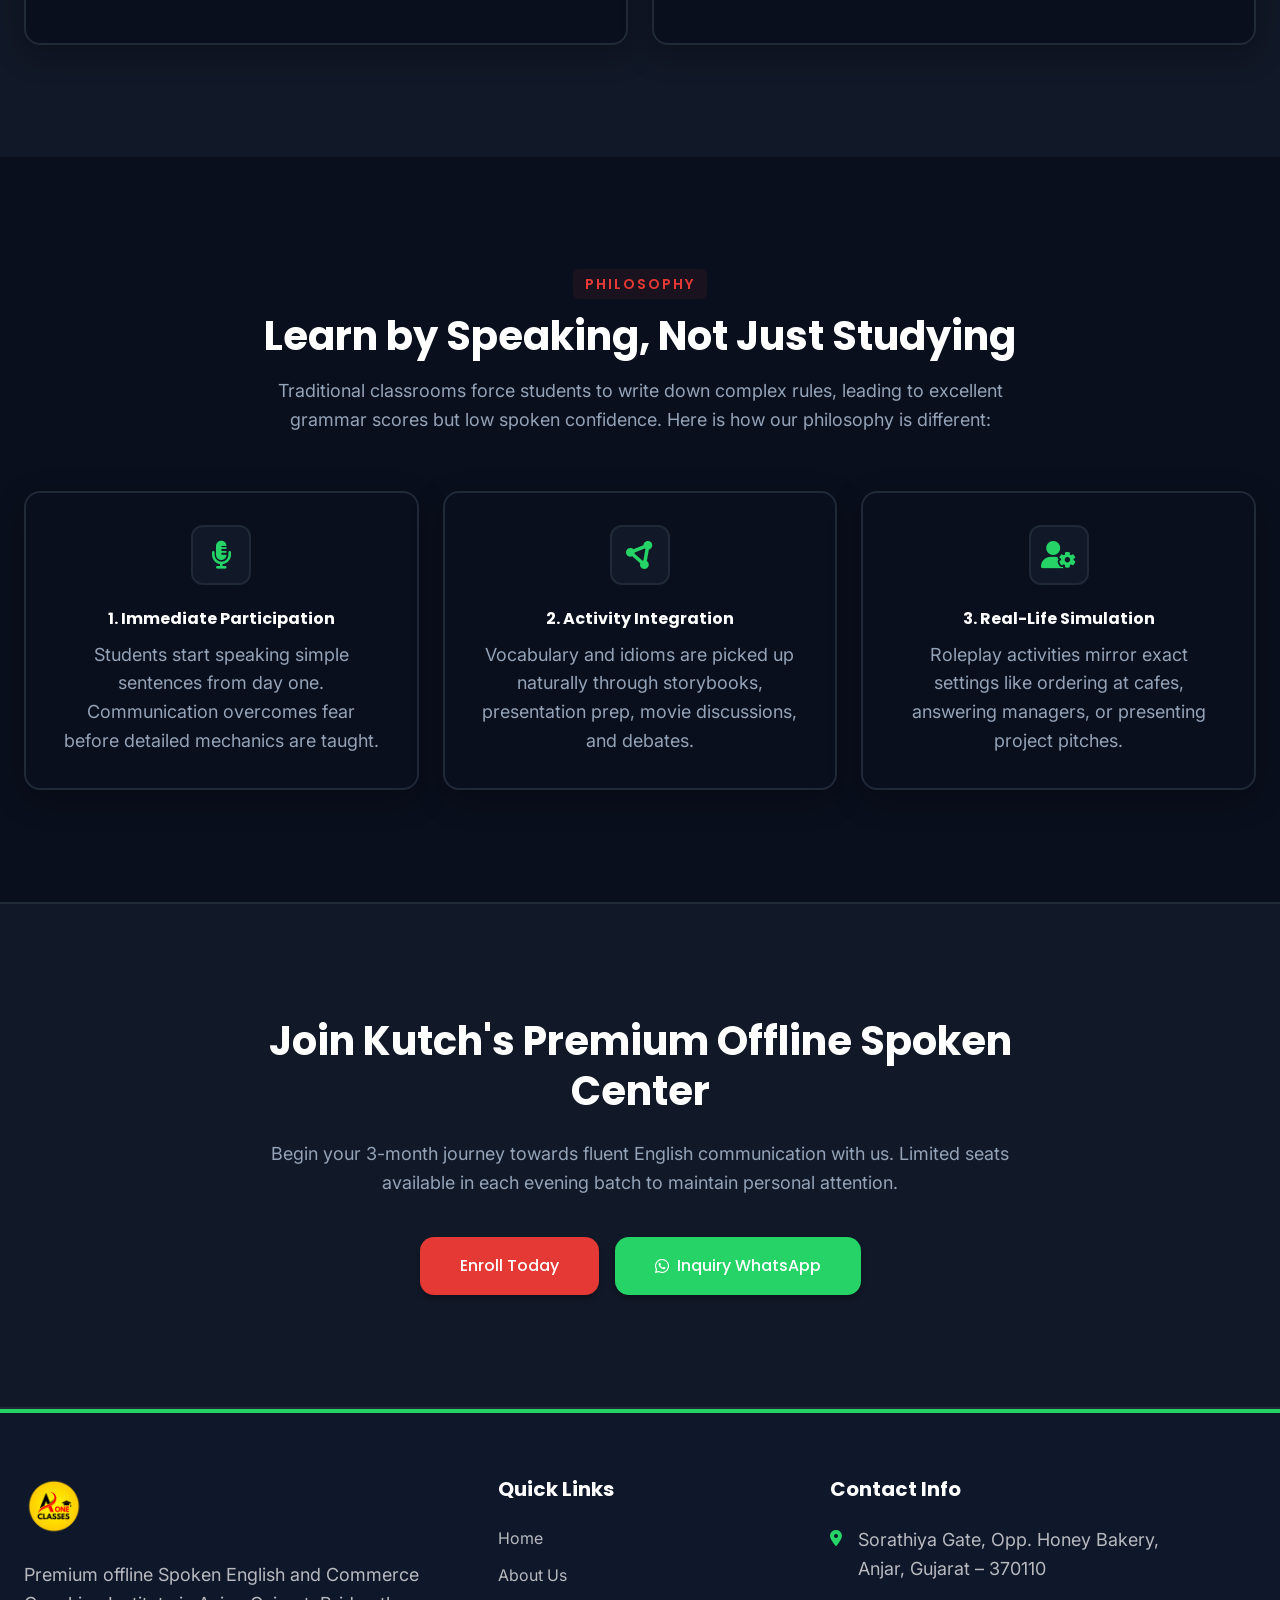
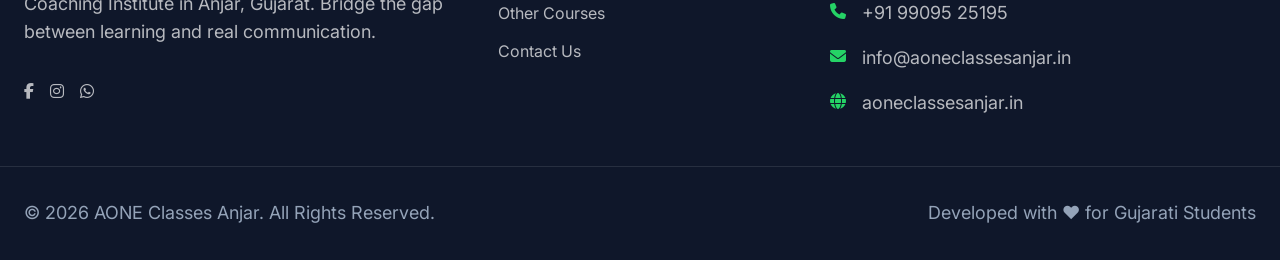
<file: about.html>
<!DOCTYPE html>
<html lang="en">
<head>
  <meta charset="UTF-8">
  <meta name="viewport" content="width=device-width, initial-scale=1.0">
  <meta name="description" content="About AONE Classes Anjar. Learn about our Spoken English teaching philosophy, mission, vision, and practical learning methods designed for Gujarati students.">
  <title>About Us | AONE Classes Anjar</title>
  
  <!-- FontAwesome for Premium Icons -->
  <link rel="stylesheet" href="https://cdnjs.cloudflare.com/ajax/libs/font-awesome/6.4.0/css/all.min.css">
  
  <!-- Global & Component Styles -->
  <link rel="stylesheet" href="style.css">
  <script>
    if (localStorage.getItem('theme') === 'light') {
      document.documentElement.classList.add('light-mode');
    }
  </script>
</head>
<body>

  <!-- Sticky Navbar -->
  <header class="header header-transparent">
    <div class="container">
      <a href="index.html" class="logo" id="navLogo">
        <img src="assets/logo.png" alt="AONE Classes Logo">
      </a>
      
      <div class="nav-right">
        <ul class="nav-links">
          <li><a href="index.html" class="nav-link">Home</a></li>
          <li><a href="about.html" class="nav-link active">About Us</a></li>
          <li><a href="courses.html" class="nav-link">Other Courses</a></li>
          <li><a href="contact.html" class="nav-link">Contact Us</a></li>
        </ul>
        
        <button class="theme-toggle-btn" id="themeToggleBtn" aria-label="Toggle Theme">
          <i class="fa-solid fa-sun" id="themeToggleIcon"></i>
        </button>
        
        <div class="nav-cta">
          <a href="contact.html" class="btn btn-primary">Enroll Now</a>
        </div>
        
        <button class="menu-btn" aria-label="Toggle Menu" id="mobileMenuBtn">
          <span></span>
          <span></span>
          <span></span>
        </button>
      </div>
    </div>
  </header>

  <!-- Mobile Drawer Menu -->
  <div class="mobile-nav" id="mobileNavDrawer">
    <ul class="mobile-nav-links">
      <li><a href="index.html" class="mobile-nav-link">Home</a></li>
      <li><a href="about.html" class="mobile-nav-link active">About Us</a></li>
      <li><a href="courses.html" class="mobile-nav-link">Other Courses</a></li>
      <li><a href="contact.html" class="mobile-nav-link">Contact Us</a></li>
    </ul>
    <div style="margin-top: 2rem;">
      <a href="contact.html" class="btn btn-primary" style="width: 100%;">Enroll Now</a>
    </div>
  </div>

  <!-- Inner Page Banner / Hero -->
  <section class="section-padding bg-alternate" style="padding-top: calc(var(--header-height) + 3rem); padding-bottom: 3.5rem; text-align: center;">
    <div class="container reveal">
      <span class="tag" style="background-color: rgba(229, 57, 53, 0.08); color: var(--color-cta); padding: 0.25rem 0.75rem; border-radius: 6px; font-family: var(--font-headings); font-weight: 600; font-size: 0.875rem;">Who We Are</span>
      <h1 style="font-size: 2.75rem; margin-top: 0.75rem; margin-bottom: 1rem;">About AONE Classes</h1>
      <p style="max-width: 700px; margin: 0 auto;">Building English speaking confidence and academic excellence in Anjar since inception. Discover our history, teaching methods, and core values.</p>
    </div>
  </section>

  <!-- About Details Section -->
  <section class="section-padding">
    <div class="container">
      <div class="grid grid-2" style="align-items: center; gap: 4rem;">
        <div class="reveal">
          <div class="section-header">
            <span class="tag">Our Identity</span>
            <h2>A Premium Spoken English & Commerce Coaching Institute</h2>
          </div>
          <p style="margin-bottom: 1.5rem;">AONE Classes Anjar is not a traditional school or online platform. We are a specialized offline Spoken English and Commerce coaching center dedicated to helping Gujarati-medium and Hindi-medium students succeed in today's English-speaking world.</p>
          <p style="margin-bottom: 1.5rem;">Our Spoken English curriculum is built around communication confidence. We help students bridge the gap between understanding English and speaking it fluently in daily life, office environments, and public spaces.</p>
          <p>Additionally, we run highly successful Commerce board preps and degree guides, assisting students in scoring top results in their academic journeys.</p>
        </div>
        <div class="reveal delay-200">
          <div class="card" style="border-left: 5px solid var(--color-secondary); padding: 2.5rem;">
            <h3 style="margin-bottom: 1rem;">Why Students Trust Us</h3>
            <ul style="list-style: none; display: flex; flex-direction: column; gap: 1rem; color: var(--color-text-main);">
              <li style="display: flex; gap: 0.75rem; align-items: flex-start;"><i class="fa-solid fa-circle-check" style="color: #10B981; margin-top: 0.25rem;"></i> Personalized feedback for every student</li>
              <li style="display: flex; gap: 0.75rem; align-items: flex-start;"><i class="fa-solid fa-circle-check" style="color: #10B981; margin-top: 0.25rem;"></i> Special emphasis on eliminating public speaking anxiety</li>
              <li style="display: flex; gap: 0.75rem; align-items: flex-start;"><i class="fa-solid fa-circle-check" style="color: #10B981; margin-top: 0.25rem;"></i> Small interactive batch structures</li>
              <li style="display: flex; gap: 0.75rem; align-items: flex-start;"><i class="fa-solid fa-circle-check" style="color: #10B981; margin-top: 0.25rem;"></i> Local Gujarati language references to explain grammar rules</li>
            </ul>
          </div>
        </div>
      </div>
    </div>
  </section>

  <!-- Mission & Vision Cards Section -->
  <section class="section-padding bg-alternate">
    <div class="container">
      <div class="grid grid-2">
        <!-- Mission Card -->
        <div class="card reveal" style="padding: 3rem 2rem;">
          <div class="icon-box" style="background-color: rgba(229, 57, 53, 0.08); color: var(--color-cta);"><i class="fa-solid fa-bullseye"></i></div>
          <h3 style="margin-bottom: 1rem;">Our Mission</h3>
          <p>To empower Gujarati-medium and Hindi-medium students to speak English confidently, remove their fear of communication, and open doors to global academic, career, and business opportunities.</p>
        </div>
        
        <!-- Vision Card -->
        <div class="card reveal delay-200" style="padding: 3rem 2rem;">
          <div class="icon-box" style="background-color: rgba(255, 215, 0, 0.15); color: #B59300;"><i class="fa-solid fa-eye"></i></div>
          <h3 style="margin-bottom: 1rem;">Our Vision</h3>
          <p>To build a modern offline education hub in Anjar where students learn English not by reading notebooks, but by active communication, discussion, and practical exposure in an interactive workspace.</p>
        </div>
      </div>
    </div>
  </section>

  <!-- Teaching Philosophy Section -->
  <section class="section-padding">
    <div class="container">
      <div class="section-header center text-center reveal" style="max-width: 800px;">
        <span class="tag">Philosophy</span>
        <h2>Learn by Speaking, Not Just Studying</h2>
        <p>Traditional classrooms force students to write down complex rules, leading to excellent grammar scores but low spoken confidence. Here is how our philosophy is different:</p>
      </div>

      <div class="grid grid-3">
        <!-- Step 1 -->
        <div class="card reveal text-center">
          <div class="icon-box" style="margin: 0 auto 1.5rem;"><i class="fa-solid fa-microphone-lines"></i></div>
          <h4 style="margin-bottom: 0.75rem;">1. Immediate Participation</h4>
          <p>Students start speaking simple sentences from day one. Communication overcomes fear before detailed mechanics are taught.</p>
        </div>
        <!-- Step 2 -->
        <div class="card reveal delay-100 text-center">
          <div class="icon-box" style="margin: 0 auto 1.5rem;"><i class="fa-solid fa-circle-nodes"></i></div>
          <h4 style="margin-bottom: 0.75rem;">2. Activity Integration</h4>
          <p>Vocabulary and idioms are picked up naturally through storybooks, presentation prep, movie discussions, and debates.</p>
        </div>
        <!-- Step 3 -->
        <div class="card reveal delay-200 text-center">
          <div class="icon-box" style="margin: 0 auto 1.5rem;"><i class="fa-solid fa-user-gear"></i></div>
          <h4 style="margin-bottom: 0.75rem;">3. Real-Life Simulation</h4>
          <p>Roleplay activities mirror exact settings like ordering at cafes, answering managers, or presenting project pitches.</p>
        </div>
      </div>
    </div>
  </section>

  <!-- CTA Box Section -->
  <section class="section-padding" style="background-color: var(--color-bg-light); color: var(--color-text-main); border-top: 2px solid var(--color-border); border-bottom: 2px solid var(--color-border);">
    <div class="container text-center reveal" style="max-width: 800px;">
      <h2 style="color: var(--color-text-main); margin-bottom: 1.5rem;">Join Kutch's Premium Offline Spoken Center</h2>
      <p style="color: var(--color-text-sub); margin-bottom: 2.5rem;">Begin your 3-month journey towards fluent English communication with us. Limited seats available in each evening batch to maintain personal attention.</p>
      <div class="btn-group" style="justify-content: center;">
        <a href="contact.html" class="btn btn-primary" style="padding: 1rem 2.5rem;">Enroll Today</a>
        <a href="https://wa.me/+919909525195?text=Hello%20Sir%20%F0%9F%91%8B%20%20I%20am%20interested%20in%20the%203-Month%20Spoken%20English%20Course.%20%20Could%20you%20please%20share%20the%20course%20details,%20fees,%20batch%20timings,%20and%20admission%20process?%20%20Thank%20you." class="btn btn-whatsapp" target="_blank" style="padding: 1rem 2.5rem;">
          <i class="fa-brands fa-whatsapp"></i> Inquiry WhatsApp
        </a>
      </div>
    </div>
  </section>

  <!-- Footer -->
  <footer class="footer">
    <div class="container footer-grid">
      <!-- Footer Col 1 -->
      <div class="footer-col">
        <a href="index.html" class="logo" style="max-width: 180px;">
          <img src="assets/logo.png" alt="AONE Classes Logo" style="height: 60px;">
        </a>
        <p>Premium offline Spoken English and Commerce Coaching Institute in Anjar, Gujarat. Bridge the gap between learning and real communication.</p>
        <div style="display: flex; gap: 1rem; margin-top: 0.5rem;">
          <a href="#" class="footer-link" aria-label="Facebook"><i class="fa-brands fa-facebook-f"></i></a>
          <a href="#" class="footer-link" aria-label="Instagram"><i class="fa-brands fa-instagram"></i></a>
          <a href="https://wa.me/+919909525195" class="footer-link" aria-label="WhatsApp"><i class="fa-brands fa-whatsapp"></i></a>
        </div>
      </div>

      <!-- Footer Col 2 -->
      <div class="footer-col">
        <h4>Quick Links</h4>
        <ul class="footer-links">
          <li><a href="index.html" class="footer-link">Home</a></li>
          <li><a href="about.html" class="footer-link">About Us</a></li>
          <li><a href="courses.html" class="footer-link">Other Courses</a></li>
          <li><a href="contact.html" class="footer-link">Contact Us</a></li>
        </ul>
      </div>

      <!-- Footer Col 3 -->
      <div class="footer-col">
        <h4>Contact Info</h4>
        <div class="footer-contact">
          <div class="footer-contact-item">
            <i class="fa-solid fa-location-dot"></i>
            <p>Sorathiya Gate, Opp. Honey Bakery,<br>Anjar, Gujarat – 370110</p>
          </div>
          <div class="footer-contact-item">
            <i class="fa-solid fa-phone"></i>
            <p><a href="tel:+919909525195" style="color: inherit;">+91 99095 25195</a></p>
          </div>
          <div class="footer-contact-item">
            <i class="fa-solid fa-envelope"></i>
            <p>info@aoneclassesanjar.in</p>
          </div>
          <div class="footer-contact-item">
            <i class="fa-solid fa-globe"></i>
            <p>aoneclassesanjar.in</p>
          </div>
        </div>
      </div>
    </div>

    <div class="container footer-bottom">
      <p>&copy; 2026 AONE Classes Anjar. All Rights Reserved.</p>
      <p>Developed with ❤️ for Gujarati Students</p>
    </div>
  </footer>

  <!-- Sticky Mobile Action Bar -->
  <div class="mobile-action-bar">
    <a href="tel:+919909525195" class="mobile-action-btn mobile-action-call">
      <i class="fa-solid fa-phone"></i> Call Now
    </a>
    <a href="https://wa.me/+919909525195?text=Hello%20Sir%20%F0%9F%91%8B%20%20I%20am%20interested%20in%20the%203-Month%20Spoken%20English%20Course.%20%20Could%20you%20please%20share%20the%20course%20details,%20fees,%20batch%20timings,%20and%20admission%20process?%20%20Thank%20you." target="_blank" class="mobile-action-btn mobile-action-whatsapp">
      <i class="fa-brands fa-whatsapp"></i> WhatsApp Inquiry
    </a>
  </div>

  <!-- Client-side Logic Script -->
  <script src="script.js"></script>
</body>
</html>
</file>
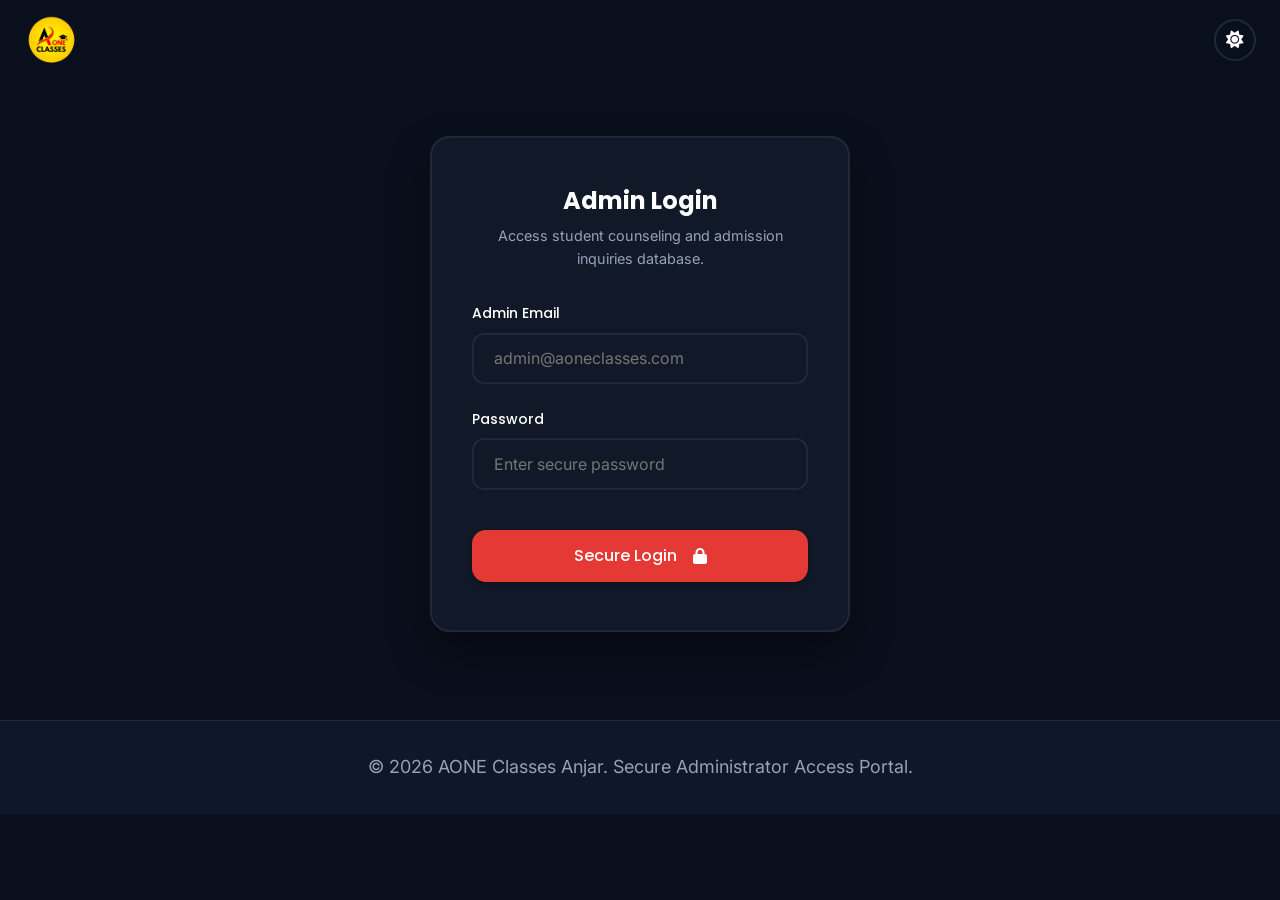
<file: admin.html>
<!DOCTYPE html>
<html lang="en">
<head>
  <meta charset="UTF-8">
  <meta name="viewport" content="width=device-width, initial-scale=1.0">
  <title>Admin Dashboard | AONE Classes Anjar</title>
  
  <!-- FontAwesome for Icons -->
  <link rel="stylesheet" href="https://cdnjs.cloudflare.com/ajax/libs/font-awesome/6.4.0/css/all.min.css">
  
  <!-- Global Stylesheet -->
  <link rel="stylesheet" href="style.css">
  
  <!-- Inline Script for Fast Theme Sync -->
  <script>
    if (localStorage.getItem('theme') === 'light') {
      document.documentElement.classList.add('light-mode');
    }
  </script>
  
  <style>
    /* Admin specific layout styles */
    .admin-container {
      min-height: 80vh;
      padding-top: calc(var(--header-height) + 2rem);
      padding-bottom: 4rem;
      display: flex;
      align-items: center;
      justify-content: center;
    }
    
    .login-card {
      background-color: var(--color-bg-light);
      border: 2px solid var(--color-border);
      border-radius: 20px;
      padding: 3rem 2.5rem;
      width: 100%;
      max-width: 420px;
      box-shadow: var(--shadow-lg);
    }
    
    .dashboard-wrapper {
      width: 100%;
      max-width: var(--max-width);
      display: none; /* Toggle via JS */
      flex-direction: column;
      gap: 2rem;
    }
    
    .admin-stats-grid {
      display: grid;
      grid-template-columns: repeat(auto-fit, minmax(220px, 1fr));
      gap: 1.5rem;
    }
    
    .stat-card {
      background-color: var(--color-bg-light);
      border: 2px solid var(--color-border);
      border-radius: 16px;
      padding: 1.5rem;
      display: flex;
      align-items: center;
      gap: 1.25rem;
    }
    
    .stat-card-icon {
      width: 50px;
      height: 50px;
      border-radius: 12px;
      background-color: rgba(37, 211, 102, 0.1);
      color: var(--color-secondary);
      display: flex;
      align-items: center;
      justify-content: center;
      font-size: 1.5rem;
    }
    
    .stat-card-icon.red {
      background-color: rgba(229, 57, 53, 0.1);
      color: var(--color-cta);
    }
    
    .stat-card-info h3 {
      font-size: 1.75rem;
      line-height: 1.1;
      margin-bottom: 0.25rem;
    }
    
    .stat-card-info p {
      font-size: 0.875rem;
      color: var(--color-text-sub);
    }
    
    .table-controls {
      display: flex;
      flex-wrap: wrap;
      justify-content: space-between;
      align-items: center;
      gap: 1.5rem;
      background-color: var(--color-bg-light);
      padding: 1.25rem 1.5rem;
      border-radius: 16px;
      border: 2px solid var(--color-border);
    }
    
    .search-input-wrapper {
      position: relative;
      flex-grow: 1;
      max-width: 400px;
    }
    
    .search-input-wrapper i {
      position: absolute;
      left: 1rem;
      top: 50%;
      transform: translateY(-50%);
      color: var(--color-text-sub);
    }
    
    .search-input-wrapper input {
      padding-left: 2.75rem !important;
    }
    
    .table-container {
      background-color: var(--color-bg-light);
      border: 2px solid var(--color-border);
      border-radius: 16px;
      overflow-x: auto;
      box-shadow: var(--shadow-sm);
    }
    
    table {
      width: 100%;
      border-collapse: collapse;
      text-align: left;
      font-size: 0.95rem;
    }
    
    th, td {
      padding: 1rem 1.5rem;
      border-bottom: 1px solid var(--color-border);
    }
    
    th {
      font-family: var(--font-headings);
      font-weight: 600;
      color: var(--color-text-main);
      background-color: rgba(0, 0, 0, 0.05);
    }
    
    tr:last-child td {
      border-bottom: none;
    }
    
    .badge-course {
      display: inline-block;
      padding: 0.25rem 0.5rem;
      border-radius: 6px;
      font-size: 0.75rem;
      font-weight: 600;
      background-color: rgba(37, 211, 102, 0.15);
      color: var(--color-secondary);
    }
    
    .badge-course.commerce {
      background-color: rgba(229, 57, 53, 0.15);
      color: var(--color-cta);
    }
    
    .btn-logout {
      background-color: transparent;
      border: 2px solid var(--color-cta);
      color: var(--color-cta);
      padding: 0.5rem 1.25rem;
      border-radius: 10px;
      font-size: 0.9rem;
      cursor: pointer;
      font-weight: 600;
      transition: var(--transition-normal);
    }
    
    .btn-logout:hover {
      background-color: var(--color-cta);
      color: #FFFFFF;
    }
    
    .btn-export {
      background-color: var(--color-secondary);
      color: #FFFFFF;
      padding: 0.85rem 1.5rem;
      border-radius: 12px;
      font-weight: 600;
      font-size: 0.95rem;
      cursor: pointer;
      display: inline-flex;
      align-items: center;
      gap: 0.5rem;
      border: none;
      transition: var(--transition-normal);
    }
    
    .btn-export:hover {
      background-color: var(--color-yellow-hover);
      transform: translateY(-2px);
    }
  </style>
</head>
<body>

  <!-- Sticky Navbar -->
  <header class="header header-transparent">
    <div class="container">
      <a href="index.html" class="logo" id="navLogo">
        <img src="assets/logo.png" alt="AONE Classes Logo">
      </a>
      
      <div class="nav-right">
        <button class="theme-toggle-btn" id="themeToggleBtn" aria-label="Toggle Theme">
          <i class="fa-solid fa-sun" id="themeToggleIcon"></i>
        </button>
        
        <button id="logoutBtnHeader" class="btn-logout" style="display: none;">Log Out</button>
      </div>
    </div>
  </header>

  <!-- Admin Main Layout Container -->
  <main class="admin-container container">
    
    <!-- LOGIN SCREEN -->
    <div class="login-card" id="loginCard">
      <h3 style="margin-bottom: 0.5rem; text-align: center;">Admin Login</h3>
      <p style="margin-bottom: 2rem; text-align: center; font-size: 0.9rem; color: var(--color-text-sub);">Access student counseling and admission inquiries database.</p>
      
      <form id="adminLoginForm">
        <div class="form-group">
          <label for="email" class="form-label">Admin Email</label>
          <input type="email" id="email" class="form-control" placeholder="admin@aoneclasses.com" required>
        </div>
        
        <div class="form-group">
          <label for="password" class="form-label">Password</label>
          <input type="password" id="password" class="form-control" placeholder="Enter secure password" required>
        </div>
        
        <button type="submit" class="btn btn-primary" style="width: 100%; margin-top: 1rem;" id="loginBtn">
          Secure Login <i class="fa-solid fa-lock" style="margin-left: 0.5rem;"></i>
        </button>
      </form>
    </div>
    
    <!-- DASHBOARD PANEL -->
    <div class="dashboard-wrapper" id="dashboardPanel">
      <div style="display: flex; justify-content: space-between; align-items: center; flex-wrap: wrap; gap: 1.5rem;">
        <div>
          <h2>Counseling Inquiries Panel</h2>
          <p>Real-time database registrations from contact forms and enrollment CTAs.</p>
        </div>
        <button id="logoutBtn" class="btn-logout">Logout <i class="fa-solid fa-right-from-bracket" style="margin-left: 0.5rem;"></i></button>
      </div>
      
      <!-- Stats Summary -->
      <div class="admin-stats-grid">
        <div class="stat-card">
          <div class="stat-card-icon"><i class="fa-solid fa-users"></i></div>
          <div class="stat-card-info">
            <h3 id="statTotalInquiries">0</h3>
            <p>Total Inquiries</p>
          </div>
        </div>
        <div class="stat-card">
          <div class="stat-card-icon"><i class="fa-solid fa-language"></i></div>
          <div class="stat-card-info">
            <h3 id="statSpokenEnglish">0</h3>
            <p>Spoken English</p>
          </div>
        </div>
        <div class="stat-card">
          <div class="stat-card-icon red"><i class="fa-solid fa-graduation-cap"></i></div>
          <div class="stat-card-info">
            <h3 id="statCommerce">0</h3>
            <p>Commerce Prep</p>
          </div>
        </div>
      </div>
      
      <!-- Table Controls -->
      <div class="table-controls">
        <div class="search-input-wrapper">
          <i class="fa-solid fa-magnifying-glass"></i>
          <input type="text" id="searchInput" class="form-control" placeholder="Search by student name, phone or course...">
        </div>
        
        <button id="exportCsvBtn" class="btn-export">
          <i class="fa-solid fa-file-csv"></i> Export to CSV
        </button>
      </div>
      
      <!-- Data Table -->
      <div class="table-container">
        <table>
          <thead>
            <tr>
              <th>Date</th>
              <th>Student Name</th>
              <th>Mobile Number</th>
              <th>Interested Course</th>
              <th>Message / Requirements</th>
            </tr>
          </thead>
          <tbody id="inquiriesTableBody">
            <tr>
              <td colspan="5" style="text-align: center; padding: 3rem; color: var(--color-text-sub);">
                <i class="fa-solid fa-spinner fa-spin" style="font-size: 1.5rem; margin-bottom: 0.5rem; display: block;"></i>
                Fetching inquiries...
              </td>
            </tr>
          </tbody>
        </table>
      </div>
    </div>
    
  </main>

  <!-- Global Footer -->
  <footer class="footer" style="padding: 2rem 0; border-top: 1px solid var(--color-border); text-align: center; font-size: 0.9rem;">
    <p>&copy; 2026 AONE Classes Anjar. Secure Administrator Access Portal.</p>
  </footer>

  <!-- Admin Controller -->
  <script src="admin.js"></script>
  <!-- Global script for theme toggle -->
  <script src="script.js"></script>
</body>
</html>
</file>
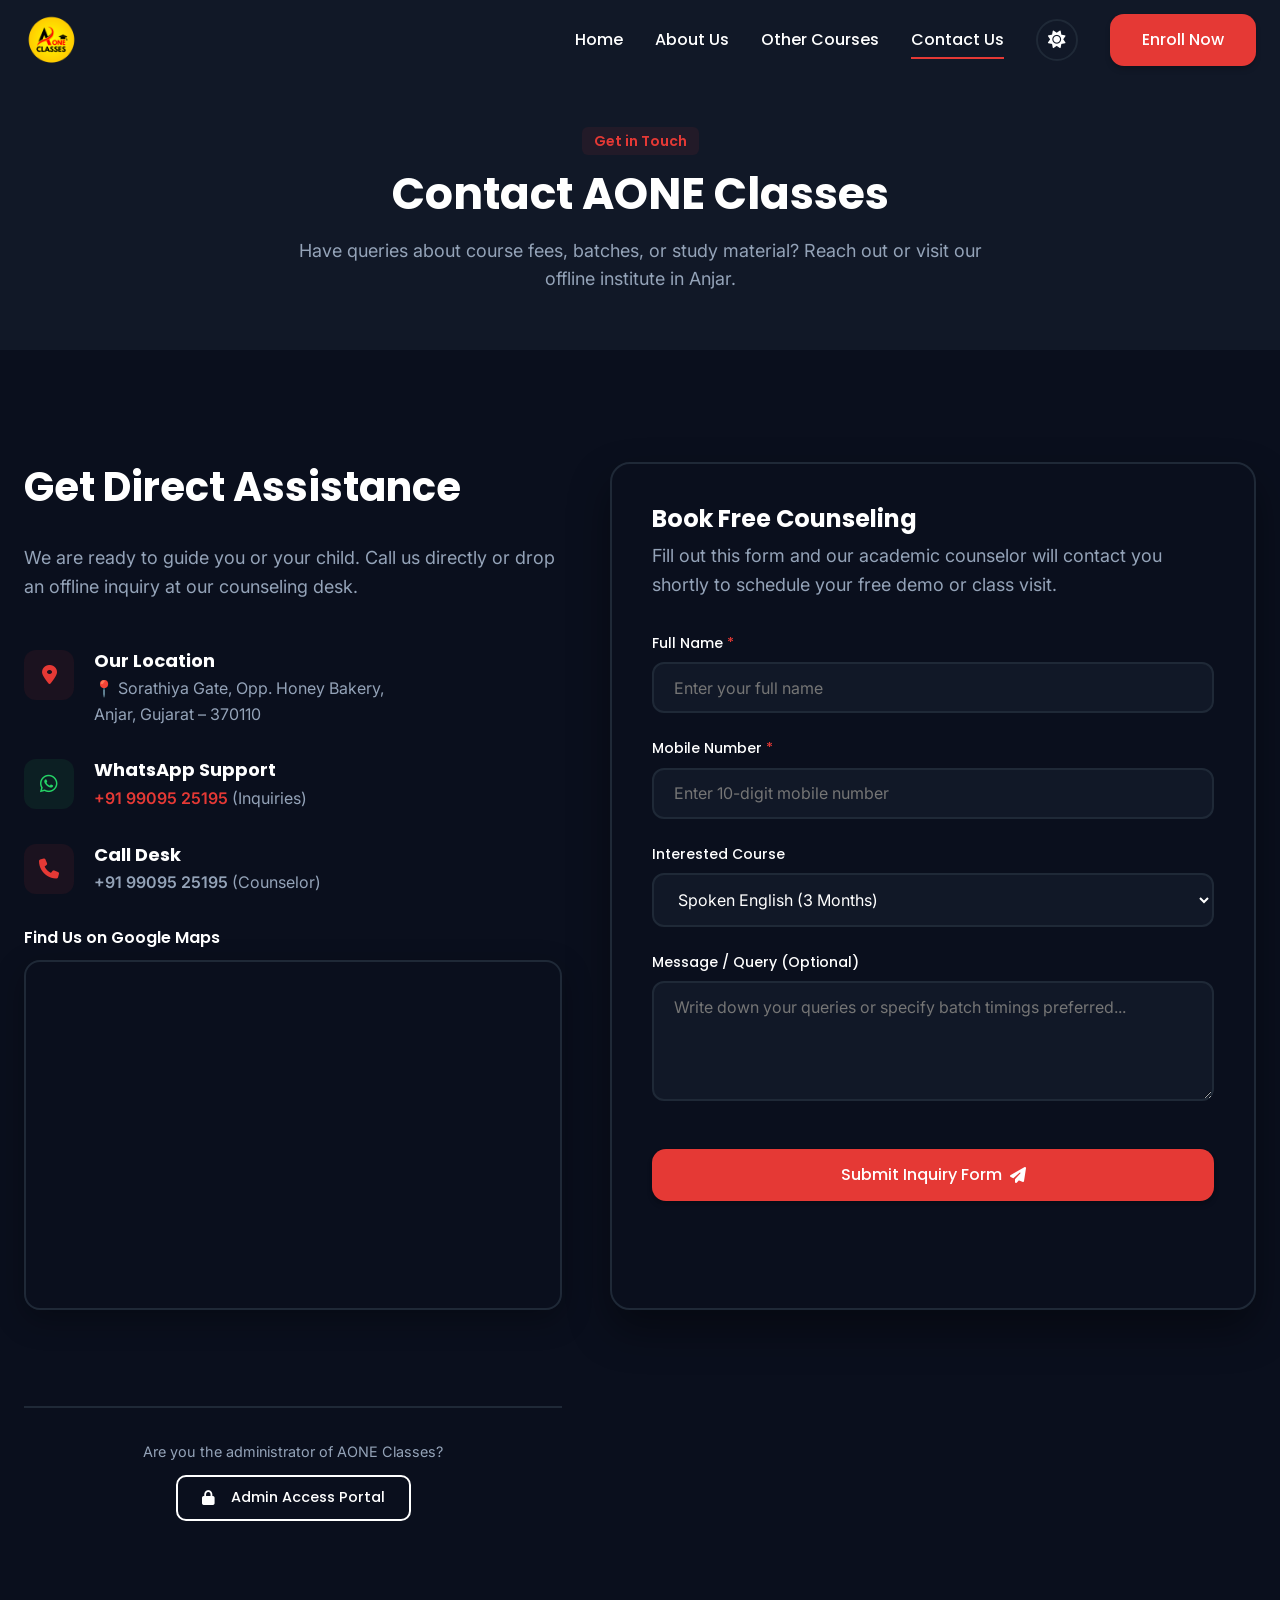
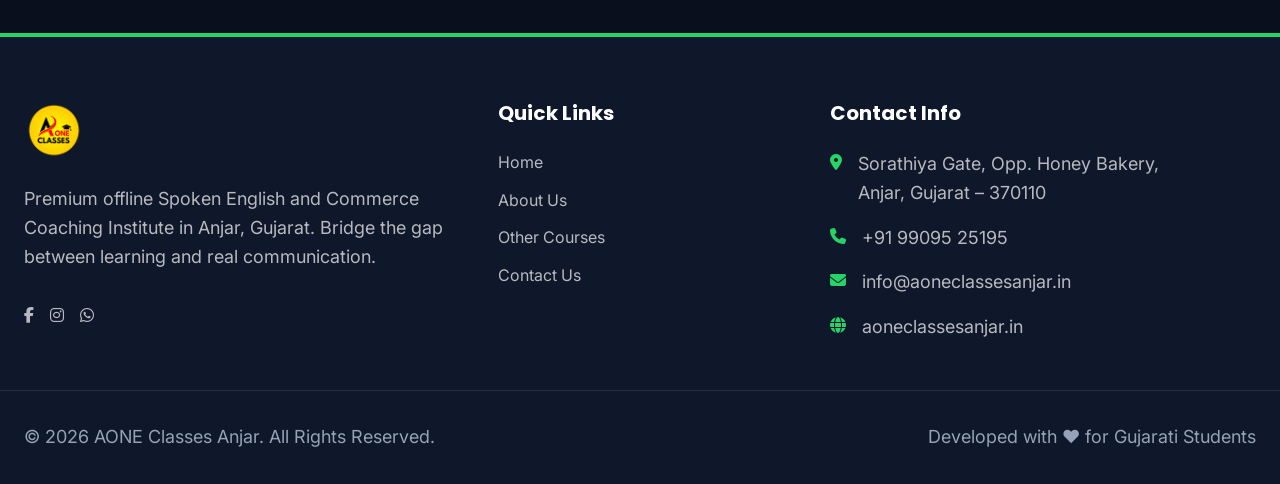
<file: contact.html>
<!DOCTYPE html>
<html lang="en">
<head>
  <meta charset="UTF-8">
  <meta name="viewport" content="width=device-width, initial-scale=1.0">
  <meta name="description" content="Contact AONE Classes Anjar. Find our location at Sorathiya Gate, get batch timings, or submit an admission inquiry form. Phone: +91 99095 25195.">
  <title>Contact Us | AONE Classes Anjar</title>
  
  <!-- FontAwesome for Premium Icons -->
  <link rel="stylesheet" href="https://cdnjs.cloudflare.com/ajax/libs/font-awesome/6.4.0/css/all.min.css">
  
  <!-- Global & Component Styles -->
  <link rel="stylesheet" href="style.css">
  <script>
    if (localStorage.getItem('theme') === 'light') {
      document.documentElement.classList.add('light-mode');
    }
  </script>
</head>
<body>

  <!-- Sticky Navbar -->
  <header class="header header-transparent">
    <div class="container">
      <a href="index.html" class="logo" id="navLogo">
        <img src="assets/logo.png" alt="AONE Classes Logo">
      </a>
      
      <div class="nav-right">
        <ul class="nav-links">
          <li><a href="index.html" class="nav-link">Home</a></li>
          <li><a href="about.html" class="nav-link">About Us</a></li>
          <li><a href="courses.html" class="nav-link">Other Courses</a></li>
          <li><a href="contact.html" class="nav-link active">Contact Us</a></li>
        </ul>
        
        <button class="theme-toggle-btn" id="themeToggleBtn" aria-label="Toggle Theme">
          <i class="fa-solid fa-sun" id="themeToggleIcon"></i>
        </button>
        
        <div class="nav-cta">
          <a href="contact.html" class="btn btn-primary">Enroll Now</a>
        </div>
        
        <button class="menu-btn" aria-label="Toggle Menu" id="mobileMenuBtn">
          <span></span>
          <span></span>
          <span></span>
        </button>
      </div>
    </div>
  </header>

  <!-- Mobile Drawer Menu -->
  <div class="mobile-nav" id="mobileNavDrawer">
    <ul class="mobile-nav-links">
      <li><a href="index.html" class="mobile-nav-link">Home</a></li>
      <li><a href="about.html" class="mobile-nav-link">About Us</a></li>
      <li><a href="courses.html" class="mobile-nav-link">Other Courses</a></li>
      <li><a href="contact.html" class="mobile-nav-link active">Contact Us</a></li>
    </ul>
    <div style="margin-top: 2rem;">
      <a href="contact.html" class="btn btn-primary" style="width: 100%;">Enroll Now</a>
    </div>
  </div>

  <!-- Inner Page Banner -->
  <section class="section-padding bg-alternate" style="padding-top: calc(var(--header-height) + 3rem); padding-bottom: 3.5rem; text-align: center;">
    <div class="container reveal">
      <span class="tag" style="background-color: rgba(229, 57, 53, 0.08); color: var(--color-cta); padding: 0.25rem 0.75rem; border-radius: 6px; font-family: var(--font-headings); font-weight: 600; font-size: 0.875rem;">Get in Touch</span>
      <h1 style="font-size: 2.75rem; margin-top: 0.75rem; margin-bottom: 1rem;">Contact AONE Classes</h1>
      <p style="max-width: 700px; margin: 0 auto;">Have queries about course fees, batches, or study material? Reach out or visit our offline institute in Anjar.</p>
    </div>
  </section>

  <!-- Main Contact Grid -->
  <section class="section-padding">
    <div class="container">
      <div class="contact-grid">
        <!-- Contact Information & Maps -->
        <div class="contact-info reveal">
          <h2>Get Direct Assistance</h2>
          <p style="margin-bottom: 1rem;">We are ready to guide you or your child. Call us directly or drop an offline inquiry at our counseling desk.</p>
          
          <div class="contact-info-item">
            <div class="contact-info-icon"><i class="fa-solid fa-location-dot"></i></div>
            <div class="contact-info-text">
              <h4>Our Location</h4>
              <p>📍 Sorathiya Gate, Opp. Honey Bakery,<br>Anjar, Gujarat – 370110</p>
            </div>
          </div>

          <div class="contact-info-item">
            <div class="contact-info-icon" style="background-color: rgba(37, 211, 102, 0.08); color: #25D366;"><i class="fa-brands fa-whatsapp"></i></div>
            <div class="contact-info-text">
              <h4>WhatsApp Support</h4>
              <p><a href="https://wa.me/+919909525195" target="_blank" style="color: var(--color-cta); font-weight: 600;">+91 99095 25195</a> (Inquiries)</p>
            </div>
          </div>

          <div class="contact-info-item">
            <div class="contact-info-icon"><i class="fa-solid fa-phone"></i></div>
            <div class="contact-info-text">
              <h4>Call Desk</h4>
              <p><a href="tel:+919909525195" class="contact-phone-link" style="font-weight: 600;">+91 99095 25195</a> (Counselor)</p>
            </div>
          </div>

          <!-- Embedded Map -->
          <div>
            <h4 style="margin-bottom: 0.75rem; font-family: var(--font-headings); font-weight: 600;">Find Us on Google Maps</h4>
            <div class="map-wrapper">
              <iframe src="https://www.google.com/maps/embed?pb=!1m18!1m12!1m3!1d3671.691763133333!2d70.02450000000001!3d23.1112!2m3!1f0!2f0!3f0!3m2!1i1024!2i768!4f13.1!3m3!1m2!1s0x3950bf4258ffffff%3A0xc6cf6d4264627d35!2sAnjar%2C%20Gujarat%20370110!5e0!3m2!1sen!2sin!4v1700000000000!5m2!1sen!2sin" width="100%" height="100%" style="border:0;" allowfullscreen="" loading="lazy" referrerpolicy="no-referrer-when-downgrade"></iframe>
            </div>
          </div>
        </div>

        <!-- Contact Form Card -->
        <div class="contact-form-card reveal delay-200">
          <!-- Form Content Container -->
          <div id="formContent">
            <h3 style="margin-bottom: 0.5rem;">Book Free Counseling</h3>
            <p style="margin-bottom: 2rem;">Fill out this form and our academic counselor will contact you shortly to schedule your free demo or class visit.</p>
            
            <form id="contactForm">
              <div class="form-group">
                <label for="name" class="form-label">Full Name <span style="color: var(--color-cta)">*</span></label>
                <input type="text" id="name" class="form-control" placeholder="Enter your full name" required>
              </div>

              <div class="form-group">
                <label for="phone" class="form-label">Mobile Number <span style="color: var(--color-cta)">*</span></label>
                <input type="tel" id="phone" class="form-control" placeholder="Enter 10-digit mobile number" required pattern="[0-9]{10}">
              </div>

              <div class="form-group">
                <label for="course" class="form-label">Interested Course</label>
                <select id="course" class="form-control">
                  <option value="Spoken English (3 Months)">Spoken English (3 Months)</option>
                  <option value="11th Commerce (Gujarat Board)">11th Commerce (Gujarat Board)</option>
                  <option value="12th Commerce (Gujarat Board)">12th Commerce (Gujarat Board)</option>
                  <option value="FY B.Com">FY B.Com (University guidance)</option>
                  <option value="SY B.Com">SY B.Com (University guidance)</option>
                  <option value="TY B.Com">TY B.Com (University guidance)</option>
                </select>
              </div>

              <div class="form-group">
                <label for="message" class="form-label">Message / Query (Optional)</label>
                <textarea id="message" class="form-control" placeholder="Write down your queries or specify batch timings preferred..."></textarea>
              </div>

              <button type="submit" class="btn btn-primary" style="width: 100%; margin-top: 1rem;" id="submitBtn">
                Submit Inquiry Form <i class="fa-solid fa-paper-plane"></i>
              </button>
            </form>
          </div>

          <!-- Animated Form Success State -->
          <div id="successMessage" class="form-success-message">
            <i class="fa-regular fa-circle-check"></i>
            <h3>Thank You, <span id="successUserName">Student</span>!</h3>
            <p style="margin-bottom: 2rem;">Your counseling booking details have been registered successfully. Our team will contact you within 24 hours.</p>
            
            <a href="#" id="successWhatsappCTA" target="_blank" class="btn btn-whatsapp" style="width: 100%;">
              <i class="fa-brands fa-whatsapp"></i> Confirm via WhatsApp
            </a>
          </div>
      </div>

      <!-- Admin Portal Link -->
      <div class="reveal" style="text-align: center; margin-top: 3rem; border-top: 2px solid var(--color-border); padding-top: 2rem;">
        <p style="font-size: 0.9rem; color: var(--color-text-sub); margin-bottom: 0.75rem;">Are you the administrator of AONE Classes?</p>
        <a href="admin.html" class="btn btn-outline" style="padding: 0.6rem 1.5rem; font-size: 0.9rem; border-radius: 10px;">
          <i class="fa-solid fa-lock" style="margin-right: 0.5rem;"></i> Admin Access Portal
        </a>
      </div>
    </div>
  </section>

  <!-- Footer -->
  <footer class="footer">
    <div class="container footer-grid">
      <!-- Footer Col 1 -->
      <div class="footer-col">
        <a href="index.html" class="logo" style="max-width: 180px;">
          <img src="assets/logo.png" alt="AONE Classes Logo" style="height: 60px;">
        </a>
        <p>Premium offline Spoken English and Commerce Coaching Institute in Anjar, Gujarat. Bridge the gap between learning and real communication.</p>
        <div style="display: flex; gap: 1rem; margin-top: 0.5rem;">
          <a href="#" class="footer-link" aria-label="Facebook"><i class="fa-brands fa-facebook-f"></i></a>
          <a href="#" class="footer-link" aria-label="Instagram"><i class="fa-brands fa-instagram"></i></a>
          <a href="https://wa.me/+919909525195" class="footer-link" aria-label="WhatsApp"><i class="fa-brands fa-whatsapp"></i></a>
        </div>
      </div>

      <!-- Footer Col 2 -->
      <div class="footer-col">
        <h4>Quick Links</h4>
        <ul class="footer-links">
          <li><a href="index.html" class="footer-link">Home</a></li>
          <li><a href="about.html" class="footer-link">About Us</a></li>
          <li><a href="courses.html" class="footer-link">Other Courses</a></li>
          <li><a href="contact.html" class="footer-link">Contact Us</a></li>
        </ul>
      </div>

      <!-- Footer Col 3 -->
      <div class="footer-col">
        <h4>Contact Info</h4>
        <div class="footer-contact">
          <div class="footer-contact-item">
            <i class="fa-solid fa-location-dot"></i>
            <p>Sorathiya Gate, Opp. Honey Bakery,<br>Anjar, Gujarat – 370110</p>
          </div>
          <div class="footer-contact-item">
            <i class="fa-solid fa-phone"></i>
            <p><a href="tel:+919909525195" style="color: inherit;">+91 99095 25195</a></p>
          </div>
          <div class="footer-contact-item">
            <i class="fa-solid fa-envelope"></i>
            <p>info@aoneclassesanjar.in</p>
          </div>
          <div class="footer-contact-item">
            <i class="fa-solid fa-globe"></i>
            <p>aoneclassesanjar.in</p>
          </div>
        </div>
      </div>
    </div>

    <div class="container footer-bottom">
      <p>&copy; 2026 AONE Classes Anjar. All Rights Reserved.</p>
      <p>Developed with ❤️ for Gujarati Students</p>
    </div>
  </footer>

  <!-- Sticky Mobile Action Bar -->
  <div class="mobile-action-bar">
    <a href="tel:+919909525195" class="mobile-action-btn mobile-action-call">
      <i class="fa-solid fa-phone"></i> Call Now
    </a>
    <a href="https://wa.me/+919909525195?text=Hello%20Sir%20%F0%9F%91%8B%20%20I%20am%20interested%20in%20the%203-Month%20Spoken%20English%20Course.%20%20Could%20you%20please%20share%20the%20course%20details,%20fees,%20batch%20timings,%20and%20admission%20process?%20%20Thank%20you." target="_blank" class="mobile-action-btn mobile-action-whatsapp">
      <i class="fa-brands fa-whatsapp"></i> WhatsApp Inquiry
    </a>
  </div>

  <!-- Client-side Logic Script -->
  <script src="script.js"></script>
</body>
</html>
</file>
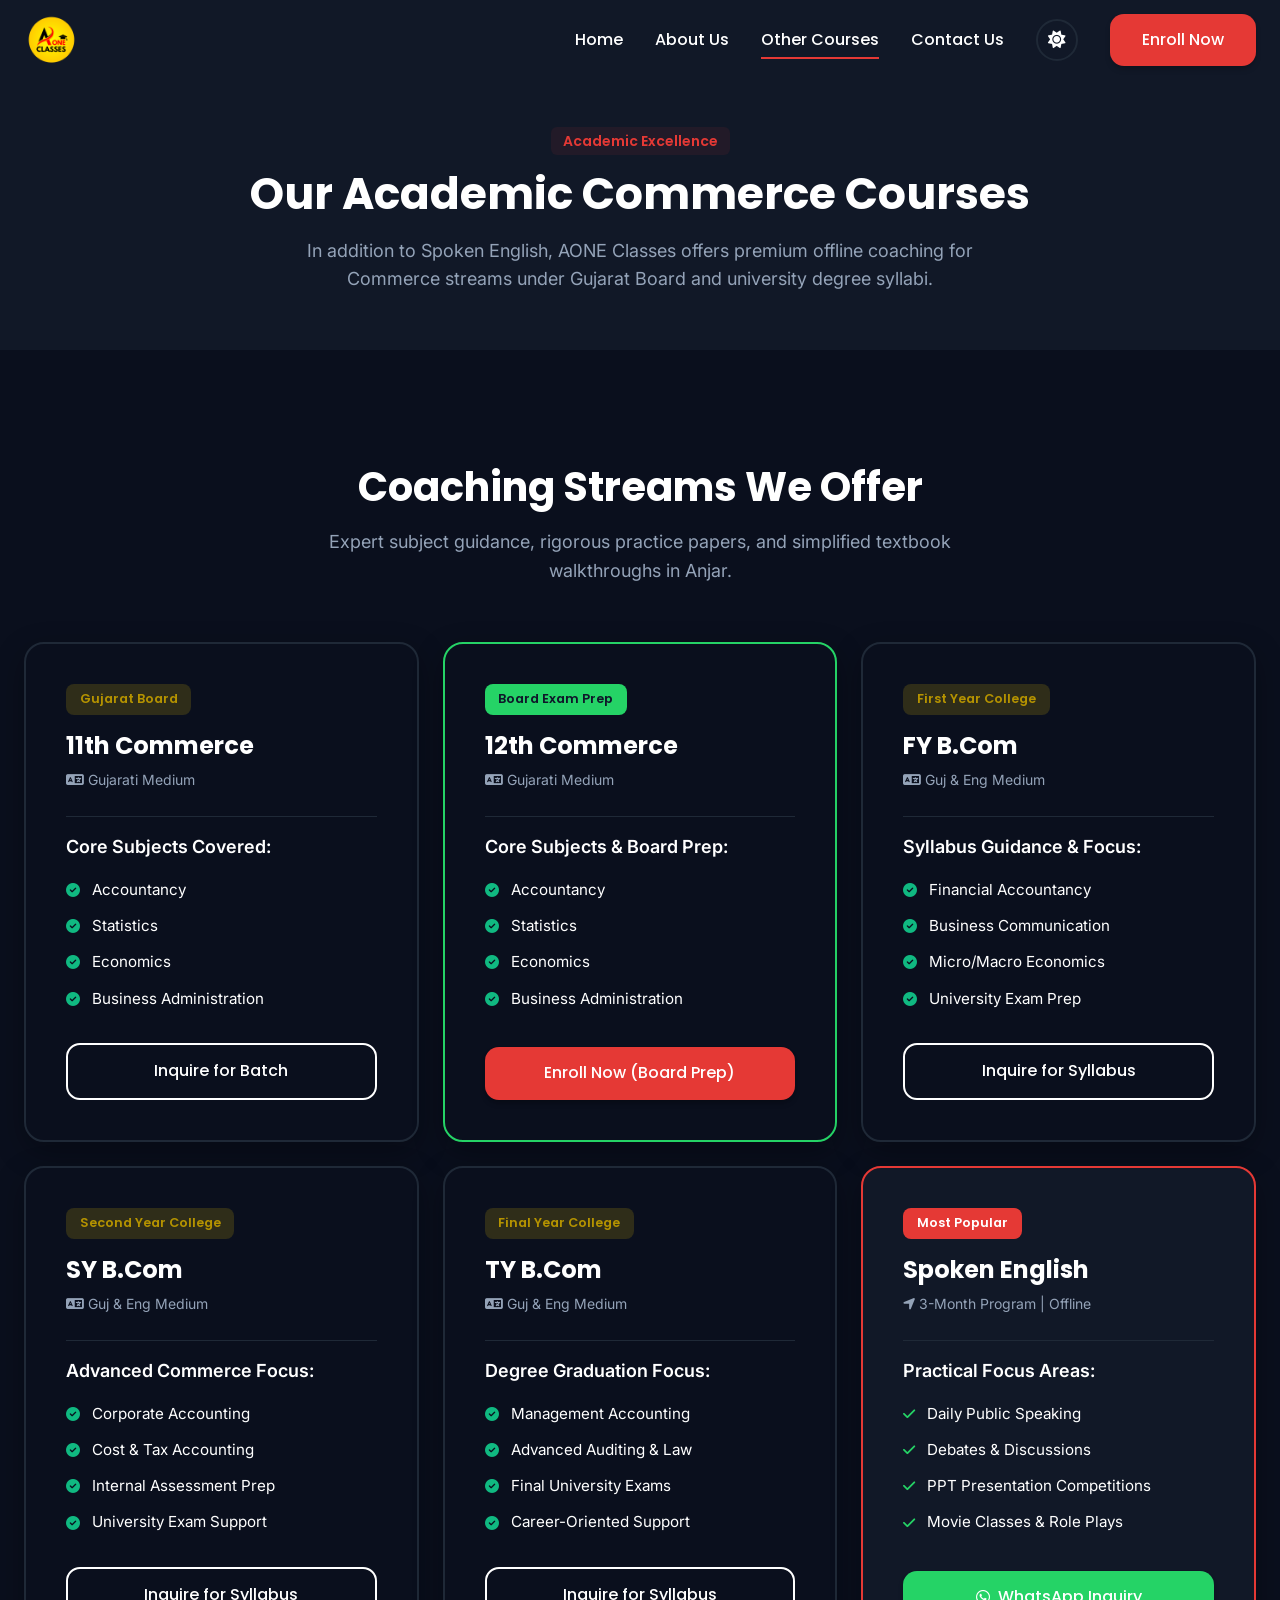
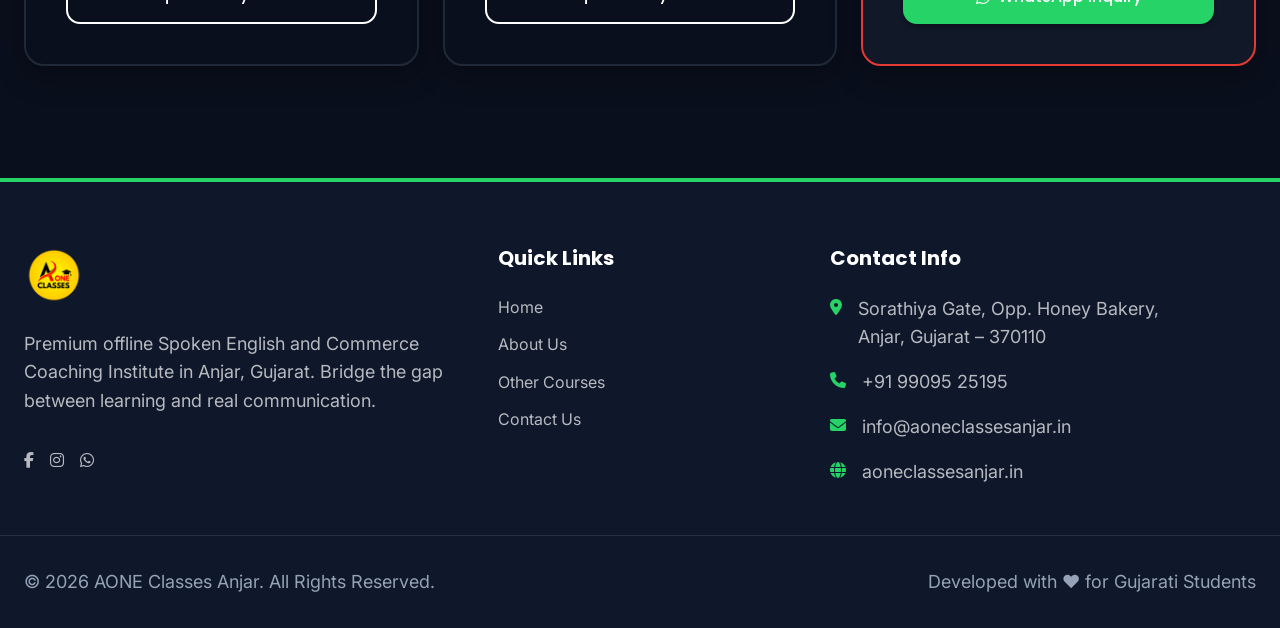
<file: courses.html>
<!DOCTYPE html>
<html lang="en">
<head>
  <meta charset="UTF-8">
  <meta name="viewport" content="width=device-width, initial-scale=1.0">
  <meta name="description" content="Explore Commerce courses at AONE Classes Anjar. We offer coaching for 11th, 12th Commerce (Gujarat Board) and FY, SY, TY B.Com university syllabus.">
  <title>Our Courses | AONE Classes Anjar</title>
  
  <!-- FontAwesome for Premium Icons -->
  <link rel="stylesheet" href="https://cdnjs.cloudflare.com/ajax/libs/font-awesome/6.4.0/css/all.min.css">
  
  <!-- Global & Component Styles -->
  <link rel="stylesheet" href="style.css">
  <script>
    if (localStorage.getItem('theme') === 'light') {
      document.documentElement.classList.add('light-mode');
    }
  </script>
</head>
<body>

  <!-- Sticky Navbar -->
  <header class="header header-transparent">
    <div class="container">
      <a href="index.html" class="logo" id="navLogo">
        <img src="assets/logo.png" alt="AONE Classes Logo">
      </a>
      
      <div class="nav-right">
        <ul class="nav-links">
          <li><a href="index.html" class="nav-link">Home</a></li>
          <li><a href="about.html" class="nav-link">About Us</a></li>
          <li><a href="courses.html" class="nav-link active">Other Courses</a></li>
          <li><a href="contact.html" class="nav-link">Contact Us</a></li>
        </ul>
        
        <button class="theme-toggle-btn" id="themeToggleBtn" aria-label="Toggle Theme">
          <i class="fa-solid fa-sun" id="themeToggleIcon"></i>
        </button>
        
        <div class="nav-cta">
          <a href="contact.html" class="btn btn-primary">Enroll Now</a>
        </div>
        
        <button class="menu-btn" aria-label="Toggle Menu" id="mobileMenuBtn">
          <span></span>
          <span></span>
          <span></span>
        </button>
      </div>
    </div>
  </header>

  <!-- Mobile Drawer Menu -->
  <div class="mobile-nav" id="mobileNavDrawer">
    <ul class="mobile-nav-links">
      <li><a href="index.html" class="mobile-nav-link">Home</a></li>
      <li><a href="about.html" class="mobile-nav-link">About Us</a></li>
      <li><a href="courses.html" class="mobile-nav-link active">Other Courses</a></li>
      <li><a href="contact.html" class="mobile-nav-link">Contact Us</a></li>
    </ul>
    <div style="margin-top: 2rem;">
      <a href="contact.html" class="btn btn-primary" style="width: 100%;">Enroll Now</a>
    </div>
  </div>

  <!-- Inner Page Banner -->
  <section class="section-padding bg-alternate" style="padding-top: calc(var(--header-height) + 3rem); padding-bottom: 3.5rem; text-align: center;">
    <div class="container reveal">
      <span class="tag" style="background-color: rgba(229, 57, 53, 0.08); color: var(--color-cta); padding: 0.25rem 0.75rem; border-radius: 6px; font-family: var(--font-headings); font-weight: 600; font-size: 0.875rem;">Academic Excellence</span>
      <h1 style="font-size: 2.75rem; margin-top: 0.75rem; margin-bottom: 1rem;">Our Academic Commerce Courses</h1>
      <p style="max-width: 700px; margin: 0 auto;">In addition to Spoken English, AONE Classes offers premium offline coaching for Commerce streams under Gujarat Board and university degree syllabi.</p>
    </div>
  </section>

  <!-- Courses Grid Section -->
  <section class="section-padding">
    <div class="container">
      <div class="section-header text-center center reveal">
        <h2>Coaching Streams We Offer</h2>
        <p>Expert subject guidance, rigorous practice papers, and simplified textbook walkthroughs in Anjar.</p>
      </div>

      <div class="grid grid-3">
        <!-- 11th Commerce -->
        <div class="course-card reveal">
          <div>
            <span class="course-badge">Gujarat Board</span>
            <h3 class="course-title">11th Commerce</h3>
            <p class="course-meta"><i class="fa-solid fa-language"></i> Gujarati Medium</p>
            <hr style="border: 0; border-top: 1px solid var(--color-border); margin: 1rem 0;">
            <p style="margin-bottom: 1rem; font-weight: 600; color: var(--color-text-main);">Core Subjects Covered:</p>
            <ul class="course-list">
              <li class="course-list-item"><i class="fa-solid fa-circle-check"></i> Accountancy</li>
              <li class="course-list-item"><i class="fa-solid fa-circle-check"></i> Statistics</li>
              <li class="course-list-item"><i class="fa-solid fa-circle-check"></i> Economics</li>
              <li class="course-list-item"><i class="fa-solid fa-circle-check"></i> Business Administration</li>
            </ul>
          </div>
          <a href="contact.html" class="btn btn-outline" style="width: 100%;">Inquire for Batch</a>
        </div>

        <!-- 12th Commerce -->
        <div class="course-card reveal delay-100" style="border-color: var(--color-secondary);">
          <div>
            <span class="course-badge" style="background-color: var(--color-secondary); color: var(--color-primary);">Board Exam Prep</span>
            <h3 class="course-title">12th Commerce</h3>
            <p class="course-meta"><i class="fa-solid fa-language"></i> Gujarati Medium</p>
            <hr style="border: 0; border-top: 1px solid var(--color-border); margin: 1rem 0;">
            <p style="margin-bottom: 1rem; font-weight: 600; color: var(--color-text-main);">Core Subjects & Board Prep:</p>
            <ul class="course-list">
              <li class="course-list-item"><i class="fa-solid fa-circle-check"></i> Accountancy</li>
              <li class="course-list-item"><i class="fa-solid fa-circle-check"></i> Statistics</li>
              <li class="course-list-item"><i class="fa-solid fa-circle-check"></i> Economics</li>
              <li class="course-list-item"><i class="fa-solid fa-circle-check"></i> Business Administration</li>
            </ul>
          </div>
          <a href="contact.html" class="btn btn-primary" style="width: 100%;">Enroll Now (Board Prep)</a>
        </div>

        <!-- FY B.Com -->
        <div class="course-card reveal delay-200">
          <div>
            <span class="course-badge">First Year College</span>
            <h3 class="course-title">FY B.Com</h3>
            <p class="course-meta"><i class="fa-solid fa-language"></i> Guj & Eng Medium</p>
            <hr style="border: 0; border-top: 1px solid var(--color-border); margin: 1rem 0;">
            <p style="margin-bottom: 1rem; font-weight: 600; color: var(--color-text-main);">Syllabus Guidance & Focus:</p>
            <ul class="course-list">
              <li class="course-list-item"><i class="fa-solid fa-circle-check"></i> Financial Accountancy</li>
              <li class="course-list-item"><i class="fa-solid fa-circle-check"></i> Business Communication</li>
              <li class="course-list-item"><i class="fa-solid fa-circle-check"></i> Micro/Macro Economics</li>
              <li class="course-list-item"><i class="fa-solid fa-circle-check"></i> University Exam Prep</li>
            </ul>
          </div>
          <a href="contact.html" class="btn btn-outline" style="width: 100%;">Inquire for Syllabus</a>
        </div>

        <!-- SY B.Com -->
        <div class="course-card reveal">
          <div>
            <span class="course-badge">Second Year College</span>
            <h3 class="course-title">SY B.Com</h3>
            <p class="course-meta"><i class="fa-solid fa-language"></i> Guj & Eng Medium</p>
            <hr style="border: 0; border-top: 1px solid var(--color-border); margin: 1rem 0;">
            <p style="margin-bottom: 1rem; font-weight: 600; color: var(--color-text-main);">Advanced Commerce Focus:</p>
            <ul class="course-list">
              <li class="course-list-item"><i class="fa-solid fa-circle-check"></i> Corporate Accounting</li>
              <li class="course-list-item"><i class="fa-solid fa-circle-check"></i> Cost & Tax Accounting</li>
              <li class="course-list-item"><i class="fa-solid fa-circle-check"></i> Internal Assessment Prep</li>
              <li class="course-list-item"><i class="fa-solid fa-circle-check"></i> University Exam Support</li>
            </ul>
          </div>
          <a href="contact.html" class="btn btn-outline" style="width: 100%;">Inquire for Syllabus</a>
        </div>

        <!-- TY B.Com -->
        <div class="course-card reveal delay-100">
          <div>
            <span class="course-badge">Final Year College</span>
            <h3 class="course-title">TY B.Com</h3>
            <p class="course-meta"><i class="fa-solid fa-language"></i> Guj & Eng Medium</p>
            <hr style="border: 0; border-top: 1px solid var(--color-border); margin: 1rem 0;">
            <p style="margin-bottom: 1rem; font-weight: 600; color: var(--color-text-main);">Degree Graduation Focus:</p>
            <ul class="course-list">
              <li class="course-list-item"><i class="fa-solid fa-circle-check"></i> Management Accounting</li>
              <li class="course-list-item"><i class="fa-solid fa-circle-check"></i> Advanced Auditing & Law</li>
              <li class="course-list-item"><i class="fa-solid fa-circle-check"></i> Final University Exams</li>
              <li class="course-list-item"><i class="fa-solid fa-circle-check"></i> Career-Oriented Support</li>
            </ul>
          </div>
          <a href="contact.html" class="btn btn-outline" style="width: 100%;">Inquire for Syllabus</a>
        </div>

        <!-- Spoken English Quick Card -->
        <div class="course-card reveal delay-200" style="background-color: var(--color-bg-light); color: var(--color-text-main); border-color: var(--color-cta);">
          <div>
            <span class="course-badge" style="background-color: var(--color-cta); color: #FFFFFF;">Most Popular</span>
            <h3 class="course-title" style="color: var(--color-text-main);">Spoken English</h3>
            <p class="course-meta" style="color: var(--color-text-sub);"><i class="fa-solid fa-location-arrow"></i> 3-Month Program | Offline</p>
            <hr style="border: 0; border-top: 1px solid var(--color-border); margin: 1rem 0;">
            <p style="margin-bottom: 1rem; font-weight: 600; color: var(--color-text-main);">Practical Focus Areas:</p>
            <ul class="course-list" style="color: var(--color-text-sub);">
              <li class="course-list-item" style="color: var(--color-text-main);"><i class="fa-solid fa-check" style="color: var(--color-secondary);"></i> Daily Public Speaking</li>
              <li class="course-list-item" style="color: var(--color-text-main);"><i class="fa-solid fa-check" style="color: var(--color-secondary);"></i> Debates & Discussions</li>
              <li class="course-list-item" style="color: var(--color-text-main);"><i class="fa-solid fa-check" style="color: var(--color-secondary);"></i> PPT Presentation Competitions</li>
              <li class="course-list-item" style="color: var(--color-text-main);"><i class="fa-solid fa-check" style="color: var(--color-secondary);"></i> Movie Classes & Role Plays</li>
            </ul>
          </div>
          <a href="https://wa.me/+919909525195?text=Hello%20Sir%20%F0%9F%91%8B%20%20I%20am%20interested%20in%20the%203-Month%20Spoken%20English%20Course.%20%20Could%20you%20please%20share%20the%20course%20details,%20fees,%20batch%20timings,%20and%20admission%20process?%20%20Thank%20you." class="btn btn-whatsapp" target="_blank" style="width: 100%;">
            <i class="fa-brands fa-whatsapp"></i> WhatsApp Inquiry
          </a>
        </div>
      </div>
    </div>
  </section>

  <!-- Footer -->
  <footer class="footer">
    <div class="container footer-grid">
      <!-- Footer Col 1 -->
      <div class="footer-col">
        <a href="index.html" class="logo" style="max-width: 180px;">
          <img src="assets/logo.png" alt="AONE Classes Logo" style="height: 60px;">
        </a>
        <p>Premium offline Spoken English and Commerce Coaching Institute in Anjar, Gujarat. Bridge the gap between learning and real communication.</p>
        <div style="display: flex; gap: 1rem; margin-top: 0.5rem;">
          <a href="#" class="footer-link" aria-label="Facebook"><i class="fa-brands fa-facebook-f"></i></a>
          <a href="#" class="footer-link" aria-label="Instagram"><i class="fa-brands fa-instagram"></i></a>
          <a href="https://wa.me/+919909525195" class="footer-link" aria-label="WhatsApp"><i class="fa-brands fa-whatsapp"></i></a>
        </div>
      </div>

      <!-- Footer Col 2 -->
      <div class="footer-col">
        <h4>Quick Links</h4>
        <ul class="footer-links">
          <li><a href="index.html" class="footer-link">Home</a></li>
          <li><a href="about.html" class="footer-link">About Us</a></li>
          <li><a href="courses.html" class="footer-link">Other Courses</a></li>
          <li><a href="contact.html" class="footer-link">Contact Us</a></li>
        </ul>
      </div>

      <!-- Footer Col 3 -->
      <div class="footer-col">
        <h4>Contact Info</h4>
        <div class="footer-contact">
          <div class="footer-contact-item">
            <i class="fa-solid fa-location-dot"></i>
            <p>Sorathiya Gate, Opp. Honey Bakery,<br>Anjar, Gujarat – 370110</p>
          </div>
          <div class="footer-contact-item">
            <i class="fa-solid fa-phone"></i>
            <p><a href="tel:+919909525195" style="color: inherit;">+91 99095 25195</a></p>
          </div>
          <div class="footer-contact-item">
            <i class="fa-solid fa-envelope"></i>
            <p>info@aoneclassesanjar.in</p>
          </div>
          <div class="footer-contact-item">
            <i class="fa-solid fa-globe"></i>
            <p>aoneclassesanjar.in</p>
          </div>
        </div>
      </div>
    </div>

    <div class="container footer-bottom">
      <p>&copy; 2026 AONE Classes Anjar. All Rights Reserved.</p>
      <p>Developed with ❤️ for Gujarati Students</p>
    </div>
  </footer>

  <!-- Sticky Mobile Action Bar -->
  <div class="mobile-action-bar">
    <a href="tel:+919909525195" class="mobile-action-btn mobile-action-call">
      <i class="fa-solid fa-phone"></i> Call Now
    </a>
    <a href="https://wa.me/+919909525195?text=Hello%20Sir%20%F0%9F%91%8B%20%20I%20am%20interested%20in%20the%203-Month%20Spoken%20English%20Course.%20%20Could%20you%20please%20share%20the%20course%20details,%20fees,%20batch%20timings,%20and%20admission%20process?%20%20Thank%20you." target="_blank" class="mobile-action-btn mobile-action-whatsapp">
      <i class="fa-brands fa-whatsapp"></i> WhatsApp Inquiry
    </a>
  </div>

  <!-- Client-side Logic Script -->
  <script src="script.js"></script>
</body>
</html>
</file>
<file: style.css>
/* 
   AONE Classes Anjar - Premium Stylesheet
   Design System: White (65%) | Navy (20%) | Yellow (10%) | Red (5%)
*/

@import url('https://fonts.googleapis.com/css2?family=Inter:wght@400;500;600&family=Poppins:wght@500;600;700&display=swap');

/* --- Design Tokens / Variables --- */
:root {
  --color-primary: #0F172A;       /* Dark Navy */
  --color-secondary: #25D366;     /* Green Accent (WhatsApp Green) */
  --color-cta: #E53935;           /* Red CTA */
  --color-cta-hover: #D32F2F;     /* Darker Red */
  --color-yellow-hover: #128C7E;  /* Darker Green */
  --color-bg-white: #0A0F1D;      /* Deep Dark Background */
  --color-bg-light: #111827;      /* Secondary Dark Background */
  --color-text-main: #FFFFFF;     /* White Text */
  --color-text-sub: #94A3B8;      /* Light Slate Text (Subtext) */
  --color-border: #1F2937;        /* Dark Border */
  
  /* Fonts */
  --font-headings: 'Poppins', sans-serif;
  --font-body: 'Inter', sans-serif;
  
  /* Shadows */
  --shadow-sm: 0 4px 6px -1px rgba(0, 0, 0, 0.2), 0 2px 4px -1px rgba(0, 0, 0, 0.1);
  --shadow-md: 0 10px 30px rgba(0, 0, 0, 0.3);
  --shadow-lg: 0 20px 40px rgba(0, 0, 0, 0.4);
  --shadow-yellow: 0 10px 30px rgba(37, 211, 102, 0.2);
  --shadow-red: 0 10px 30px rgba(229, 57, 53, 0.2);
  
  /* Transitions */
  --transition-fast: 150ms cubic-bezier(0.4, 0, 0.2, 1);
  --transition-normal: 300ms cubic-bezier(0.4, 0, 0.2, 1);
  --transition-slow: 600ms cubic-bezier(0.4, 0, 0.2, 1);
  
  /* Layout */
  --max-width: 1280px;
  --header-height: 80px;
}

/* --- Reset & Base Styles --- */
*, *::before, *::after {
  box-sizing: border-box;
  margin: 0;
  padding: 0;
}

html {
  scroll-behavior: smooth;
  font-size: 16px;
}

body {
  font-family: var(--font-body);
  background-color: var(--color-bg-white);
  color: var(--color-text-main);
  line-height: 1.6;
  overflow-x: hidden;
  -webkit-font-smoothing: antialiased;
}

/* --- Typography --- */
h1, h2, h3, h4, h5, h6 {
  font-family: var(--font-headings);
  font-weight: 700;
  line-height: 1.25;
  color: var(--color-text-main);
}

p {
  color: var(--color-text-sub);
  font-size: 1rem;
}

/* Fluid sizes */
h1 {
  font-size: 2.25rem; /* 36px Mobile */
}
h2 {
  font-size: 1.75rem; /* 28px Mobile */
}
h3 {
  font-size: 1.5rem;
}
.subheading {
  font-size: 1.25rem; /* 20px Mobile */
  color: var(--color-text-sub);
  font-family: var(--font-body);
}

@media (min-width: 768px) {
  h1 { font-size: 3rem; } /* 48px Tablet */
  h2 { font-size: 2rem; } /* 32px Tablet */
  .subheading { font-size: 1.35rem; }
}

@media (min-width: 1024px) {
  h1 { font-size: 4rem; } /* 64px Desktop */
  h2 { font-size: 2.5rem; } /* 40px Desktop */
  .subheading { font-size: 1.5rem; } /* 24px Desktop */
  p { font-size: 1.125rem; } /* 18px Desktop */
}

a {
  text-decoration: none;
  color: inherit;
  transition: var(--transition-fast);
}

/* --- Layout Utility --- */
.container {
  width: 100%;
  max-width: var(--max-width);
  margin-left: auto;
  margin-right: auto;
  padding-left: 1.5rem;
  padding-right: 1.5rem;
}

.section-padding {
  padding-top: 5rem;
  padding-bottom: 5rem;
}

@media (min-width: 768px) {
  .section-padding {
    padding-top: 7rem;
    padding-bottom: 7rem;
  }
}

.bg-alternate {
  background-color: var(--color-bg-light);
}

.text-center { text-align: center; }

.grid {
  display: grid;
  gap: 1.5rem;
}

.grid-2 {
  grid-template-columns: 1fr;
}

.grid-3 {
  grid-template-columns: 1fr;
}

.grid-4 {
  grid-template-columns: 1fr;
}

@media (min-width: 768px) {
  .grid-2 { grid-template-columns: repeat(2, 1fr); }
  .grid-3 { grid-template-columns: repeat(2, 1fr); }
  .grid-4 { grid-template-columns: repeat(2, 1fr); }
}

@media (min-width: 1024px) {
  .grid-3 { grid-template-columns: repeat(3, 1fr); }
  .grid-4 { grid-template-columns: repeat(4, 1fr); }
}

/* --- Button Design --- */
.btn {
  display: inline-flex;
  align-items: center;
  justify-content: center;
  font-family: var(--font-headings);
  font-weight: 500;
  font-size: 1rem;
  padding: 0.85rem 2rem;
  border-radius: 14px;
  cursor: pointer;
  transition: var(--transition-normal);
  border: none;
  text-align: center;
  gap: 0.5rem;
}

.btn-primary {
  background-color: var(--color-cta);
  color: #FFFFFF;
  box-shadow: var(--shadow-sm);
}

.btn-primary:hover {
  background-color: var(--color-cta-hover);
  transform: scale(1.03);
  box-shadow: var(--shadow-red);
}

.btn-secondary {
  background-color: var(--color-secondary);
  color: #FFFFFF;
  box-shadow: var(--shadow-sm);
}

.btn-secondary:hover {
  background-color: var(--color-yellow-hover);
  transform: translateY(-3px);
  box-shadow: var(--shadow-yellow);
}

.btn-outline {
  background-color: transparent;
  color: var(--color-text-main);
  border: 2px solid var(--color-text-main);
}

.btn-outline:hover {
  background-color: var(--color-text-main);
  color: var(--color-bg-white);
}

.btn-group {
  display: flex;
  flex-wrap: wrap;
  gap: 1rem;
}

/* --- Navigation Bar --- */
.header {
  position: fixed;
  top: 0;
  left: 0;
  width: 100%;
  height: var(--header-height);
  z-index: 1000;
  transition: var(--transition-normal);
  display: flex;
  align-items: center;
}

.header-transparent {
  background-color: transparent;
}

.header-scrolled {
  background-color: rgba(10, 15, 29, 0.85);
  backdrop-filter: blur(10px);
  -webkit-backdrop-filter: blur(10px);
  box-shadow: 0 4px 20px rgba(0, 0, 0, 0.2);
  border-bottom: 1px solid var(--color-border);
}

.header .container {
  display: flex;
  justify-content: space-between;
  align-items: center;
}

.logo {
  font-family: var(--font-headings);
  font-weight: 700;
  font-size: 1.5rem;
  color: var(--color-text-main);
  display: flex;
  align-items: center;
  gap: 0.5rem;
}

.logo:hover {
  transform: scale(1.05);
}

.logo span {
  color: var(--color-cta);
}

.logo-badge {
  background-color: var(--color-secondary);
  color: var(--color-primary);
  font-size: 0.75rem;
  padding: 0.2rem 0.5rem;
  border-radius: 6px;
  font-weight: 600;
}

.nav-links {
  display: none;
  list-style: none;
  gap: 2rem;
  align-items: center;
}

@media (min-width: 1024px) {
  .nav-links {
    display: flex;
  }
}

.nav-link {
  font-family: var(--font-headings);
  font-weight: 500;
  font-size: 1rem;
  color: var(--color-text-main);
  position: relative;
  padding: 0.5rem 0;
}

.nav-link::after {
  content: '';
  position: absolute;
  bottom: 0;
  left: 0;
  width: 0;
  height: 2px;
  background-color: var(--color-cta);
  transition: var(--transition-normal);
}

.nav-link:hover::after,
.nav-link.active::after {
  width: 100%;
}

.nav-link:hover {
  color: var(--color-cta);
}

.nav-cta {
  display: none;
}

@media (min-width: 1024px) {
  .nav-cta {
    display: block;
  }
}

/* Mobile Menu Toggle */
.menu-btn {
  display: flex;
  flex-direction: column;
  justify-content: space-between;
  width: 28px;
  height: 20px;
  background: transparent;
  border: none;
  cursor: pointer;
  z-index: 1001;
}

.menu-btn span {
  display: block;
  width: 100%;
  height: 3px;
  background-color: var(--color-text-main);
  border-radius: 2px;
  transition: var(--transition-normal);
}

@media (min-width: 1024px) {
  .menu-btn {
    display: none;
  }
}

/* Open state menu lines */
.menu-btn.open span:nth-child(1) {
  transform: translateY(8px) rotate(45deg);
}

.menu-btn.open span:nth-child(2) {
  opacity: 0;
}

.menu-btn.open span:nth-child(3) {
  transform: translateY(-9px) rotate(-45deg);
}

/* Mobile Menu Drawer */
.mobile-nav {
  position: fixed;
  top: 0;
  right: -100%;
  width: 80%;
  max-width: 320px;
  height: 100vh;
  background-color: var(--color-bg-white);
  box-shadow: -10px 0 30px rgba(0, 0, 0, 0.1);
  z-index: 999;
  padding: 8rem 2rem 2rem;
  transition: var(--transition-normal);
  display: flex;
  flex-direction: column;
  gap: 2rem;
}

.mobile-nav.open {
  right: 0;
}

.mobile-nav-links {
  list-style: none;
  display: flex;
  flex-direction: column;
  gap: 1.5rem;
}

.mobile-nav-link {
  font-family: var(--font-headings);
  font-size: 1.25rem;
  font-weight: 600;
  color: var(--color-text-main);
}

.mobile-nav-link:hover,
.mobile-nav-link.active {
  color: var(--color-cta);
  padding-left: 0.5rem;
}

/* --- Card Styles --- */
.card {
  background-color: var(--color-bg-white);
  border-radius: 16px;
  border: 2px solid var(--color-border);
  box-shadow: var(--shadow-md);
  padding: 2rem;
  transition: var(--transition-normal);
  position: relative;
  overflow: hidden;
}

.card:hover {
  transform: translateY(-8px);
  box-shadow: var(--shadow-lg);
  border-color: var(--color-secondary);
}

.card::before {
  content: '';
  position: absolute;
  top: 0;
  left: 0;
  width: 100%;
  height: 4px;
  background: var(--color-secondary);
  opacity: 0;
  transition: var(--transition-normal);
}

.card:hover::before {
  opacity: 1;
}

/* Icon box inside card */
.icon-box {
  width: 60px;
  height: 60px;
  border-radius: 12px;
  background-color: var(--color-bg-light);
  border: 2px solid var(--color-border);
  display: flex;
  align-items: center;
  justify-content: center;
  font-size: 1.75rem;
  margin-bottom: 1.5rem;
  transition: var(--transition-normal);
  color: var(--color-secondary);
}

.card:hover .icon-box {
  background-color: var(--color-secondary);
  transform: scale(1.05);
  box-shadow: var(--shadow-yellow);
}

/* --- Hero Section Layout --- */
.hero {
  padding-top: calc(var(--header-height) + 2rem);
  padding-bottom: 4rem;
  overflow: hidden;
  position: relative;
  background: linear-gradient(135deg, var(--color-bg-white) 0%, var(--color-bg-light) 100%);
}

@media (min-width: 1024px) {
  .hero {
    padding-top: calc(var(--header-height) + 4rem);
    padding-bottom: 6rem;
  }
}

.hero-grid {
  display: grid;
  grid-template-columns: 1fr;
  align-items: center;
  gap: 3rem;
}

@media (min-width: 1024px) {
  .hero-grid {
    grid-template-columns: 1.2fr 0.8fr;
  }
}

.hero-content {
  display: flex;
  flex-direction: column;
  gap: 1.5rem;
}

.badge {
  display: inline-flex;
  align-items: center;
  align-self: flex-start;
  gap: 0.5rem;
  background-color: rgba(229, 57, 53, 0.1);
  color: var(--color-cta);
  padding: 0.5rem 1rem;
  border-radius: 30px;
  font-size: 0.875rem;
  font-weight: 600;
  font-family: var(--font-headings);
  border: 1px solid rgba(229, 57, 53, 0.2);
}

.hero-trust-bar {
  display: flex;
  flex-wrap: wrap;
  gap: 1rem;
  margin-top: 1rem;
}

.trust-item {
  display: flex;
  align-items: center;
  gap: 0.5rem;
  font-size: 0.875rem;
  font-weight: 500;
  color: var(--color-text-main);
  background-color: var(--color-bg-white);
  padding: 0.4rem 0.8rem;
  border-radius: 30px;
  box-shadow: var(--shadow-sm);
  border: 2px solid var(--color-border);
}

.trust-item i {
  color: #10B981; /* Success Green */
}

/* Hero Image Column with yellow glow accent */
.hero-image-wrapper {
  position: relative;
  display: flex;
  justify-content: center;
  align-items: center;
}

.hero-glow {
  position: absolute;
  width: 350px;
  height: 350px;
  border-radius: 50%;
  background: radial-gradient(circle, rgba(255,215,0,0.4) 0%, rgba(255,255,255,0) 70%);
  filter: blur(20px);
  z-index: 1;
}

@media (min-width: 768px) {
  .hero-glow {
    width: 450px;
    height: 450px;
  }
}

.hero-image {
  position: relative;
  z-index: 2;
  width: 100%;
  max-width: 400px;
  border-radius: 24px;
  box-shadow: var(--shadow-lg);
  object-fit: cover;
  border: 4px solid var(--color-bg-white);
}

/* Floating Badges in Hero */
.floating-card {
  position: absolute;
  z-index: 3;
  background-color: var(--color-bg-white);
  padding: 0.85rem 1.25rem;
  border-radius: 16px;
  box-shadow: var(--shadow-md);
  display: flex;
  align-items: center;
  gap: 0.75rem;
  border: 2px solid var(--color-border);
  animation: float 4s ease-in-out infinite;
}

.floating-card-1 {
  top: 15%;
  left: -5%;
  animation-delay: 0s;
}

.floating-card-2 {
  bottom: 20%;
  right: -5%;
  animation-delay: 1.5s;
}

.floating-card-3 {
  bottom: 5%;
  left: 5%;
  animation-delay: 3s;
}

@media (max-width: 768px) {
  .floating-card {
    display: none; /* Hide on mobile to keep layout clean */
  }
}

.floating-card i {
  color: var(--color-cta);
  font-size: 1.25rem;
  background-color: rgba(229, 57, 53, 0.1);
  padding: 0.5rem;
  border-radius: 10px;
}

.floating-card span {
  font-family: var(--font-headings);
  font-weight: 600;
  font-size: 0.875rem;
  color: var(--color-text-main);
}

@keyframes float {
  0% { transform: translateY(0px); }
  50% { transform: translateY(-10px); }
  100% { transform: translateY(0px); }
}

/* --- Section Title --- */
.section-header {
  margin-bottom: 3.5rem;
  max-width: 700px;
}

.section-header.center {
  margin-left: auto;
  margin-right: auto;
}

.section-header .tag {
  color: var(--color-cta);
  font-family: var(--font-headings);
  font-weight: 600;
  font-size: 0.875rem;
  text-transform: uppercase;
  letter-spacing: 2px;
  margin-bottom: 0.75rem;
  display: inline-block;
  background-color: rgba(229, 57, 53, 0.08);
  padding: 0.25rem 0.75rem;
  border-radius: 6px;
}

.section-header h2 {
  margin-bottom: 1rem;
}

/* --- Stats Grid --- */
.stats-bar {
  background-color: var(--color-bg-light);
  color: var(--color-text-main);
  padding: 3rem 1.5rem;
  border-radius: 24px;
  margin-top: -3rem;
  position: relative;
  z-index: 10;
  box-shadow: var(--shadow-lg);
  border: 2px solid var(--color-border);
}

.stats-grid {
  display: grid;
  grid-template-columns: 1fr;
  gap: 2rem;
  text-align: center;
}

@media (min-width: 768px) {
  .stats-grid {
    grid-template-columns: repeat(3, 1fr);
  }
}

.stat-item h3 {
  font-size: 2.75rem;
  color: var(--color-secondary);
  margin-bottom: 0.25rem;
}

.stat-item p {
  color: rgba(255, 255, 255, 0.7);
  font-size: 1rem;
}

/* --- FAQ Accordion --- */
.faq-list {
  max-width: 800px;
  margin: 0 auto;
  display: flex;
  flex-direction: column;
  gap: 1rem;
}

.faq-item {
  border-radius: 12px;
  border: 2px solid var(--color-border);
  background-color: var(--color-bg-white);
  overflow: hidden;
  transition: var(--transition-normal);
}

.faq-question {
  width: 100%;
  padding: 1.5rem;
  display: flex;
  justify-content: space-between;
  align-items: center;
  background: none;
  border: none;
  cursor: pointer;
  text-align: left;
}

.faq-question h4 {
  font-size: 1.125rem;
  font-weight: 600;
  color: var(--color-text-main);
  transition: var(--transition-normal);
}

.faq-icon {
  width: 24px;
  height: 24px;
  position: relative;
  flex-shrink: 0;
  transition: var(--transition-normal);
  color: var(--color-cta);
}

.faq-icon::before,
.faq-icon::after {
  content: '';
  position: absolute;
  background-color: currentColor;
  transition: var(--transition-normal);
}

/* Horizontal line */
.faq-icon::before {
  top: 11px;
  left: 4px;
  width: 16px;
  height: 2px;
}

/* Vertical line */
.faq-icon::after {
  top: 4px;
  left: 11px;
  width: 2px;
  height: 16px;
}

.faq-answer {
  max-height: 0;
  overflow: hidden;
  transition: max-height var(--transition-normal) ease-out;
}

.faq-answer-content {
  padding: 0 1.5rem 1.5rem;
  color: var(--color-text-sub);
  font-size: 1rem;
}

/* Active FAQ states toggled via JS */
.faq-item.active {
  border-color: var(--color-cta);
  box-shadow: 0 10px 20px rgba(229, 57, 53, 0.05);
}

.faq-item.active .faq-question h4 {
  color: var(--color-cta);
}

.faq-item.active .faq-icon {
  transform: rotate(45deg);
}

/* --- Testimonials --- */
.testimonials-grid {
  display: grid;
  grid-template-columns: 1fr;
  gap: 2rem;
}

@media (min-width: 768px) {
  .testimonials-grid {
    grid-template-columns: repeat(2, 1fr);
  }
}

@media (min-width: 1024px) {
  .testimonials-grid {
    grid-template-columns: repeat(3, 1fr);
  }
}

.testimonial-card {
  background-color: var(--color-bg-white);
  border-radius: 16px;
  border: 2px solid var(--color-border);
  box-shadow: var(--shadow-sm);
  padding: 2.25rem;
  display: flex;
  flex-direction: column;
  justify-content: space-between;
  position: relative;
  transition: var(--transition-normal);
}

.testimonial-card:hover {
  transform: translateY(-5px);
  box-shadow: var(--shadow-md);
  border-color: var(--color-secondary);
}

.testimonial-stars {
  color: var(--color-secondary);
  font-size: 1rem;
  margin-bottom: 1rem;
}

.testimonial-text {
  font-style: italic;
  font-size: 1rem;
  color: var(--color-text-main);
  margin-bottom: 1.5rem;
}

.testimonial-user {
  display: flex;
  align-items: center;
  gap: 1rem;
}

.testimonial-avatar {
  width: 48px;
  height: 48px;
  border-radius: 50%;
  background-color: var(--color-secondary);
  color: var(--color-primary);
  display: flex;
  align-items: center;
  justify-content: center;
  font-weight: 700;
  font-family: var(--font-headings);
}

.testimonial-user-info h5 {
  font-size: 1rem;
  font-weight: 600;
}

.testimonial-user-info span {
  font-size: 0.85rem;
  color: var(--color-text-sub);
}

/* --- Contact Page Form & Styling --- */
.contact-grid {
  display: grid;
  grid-template-columns: 1fr;
  gap: 3rem;
}

@media (min-width: 1024px) {
  .contact-grid {
    grid-template-columns: 1fr 1.2fr;
  }
}

.contact-info {
  display: flex;
  flex-direction: column;
  gap: 2rem;
}

.contact-info-item {
  display: flex;
  gap: 1.25rem;
  align-items: flex-start;
}

.contact-info-icon {
  width: 50px;
  height: 50px;
  border-radius: 12px;
  background-color: rgba(229, 57, 53, 0.08);
  color: var(--color-cta);
  display: flex;
  align-items: center;
  justify-content: center;
  font-size: 1.25rem;
  flex-shrink: 0;
}

.contact-info-text h4 {
  font-size: 1.125rem;
  margin-bottom: 0.25rem;
}

.contact-info-text p, 
.contact-info-text a {
  font-size: 1rem;
  color: var(--color-text-sub);
}

.map-wrapper {
  border-radius: 16px;
  overflow: hidden;
  box-shadow: var(--shadow-md);
  border: 2px solid var(--color-border);
  height: 250px;
}

@media (min-width: 768px) {
  .map-wrapper {
    height: 350px;
  }
}

.contact-form-card {
  background-color: var(--color-bg-white);
  border-radius: 20px;
  box-shadow: var(--shadow-lg);
  padding: 2.5rem;
  border: 2px solid var(--color-border);
}

.form-group {
  margin-bottom: 1.5rem;
  position: relative;
}

.form-label {
  display: block;
  font-size: 0.875rem;
  font-family: var(--font-headings);
  font-weight: 500;
  margin-bottom: 0.5rem;
  color: var(--color-text-main);
}

.form-control {
  width: 100%;
  padding: 0.85rem 1.25rem;
  border: 2px solid var(--color-border);
  border-radius: 12px;
  font-family: var(--font-body);
  font-size: 1rem;
  background-color: var(--color-bg-light);
  color: var(--color-text-main);
  transition: var(--transition-normal);
}

.form-control:focus {
  outline: none;
  border-color: var(--color-cta);
  background-color: var(--color-bg-white);
  box-shadow: 0 0 0 4px rgba(229, 57, 53, 0.1);
}

textarea.form-control {
  resize: vertical;
  min-height: 120px;
}

/* Form success modal/card state */
.form-success-message {
  display: none;
  text-align: center;
  padding: 2rem 1rem;
}

.form-success-message i {
  font-size: 3.5rem;
  color: #10B981;
  margin-bottom: 1.5rem;
}

.form-success-message h3 {
  margin-bottom: 0.5rem;
}

/* --- Course Page Elements --- */
.course-card {
  padding: 2.5rem;
  background-color: var(--color-bg-white);
  border-radius: 20px;
  box-shadow: var(--shadow-md);
  border: 2px solid var(--color-border);
  transition: var(--transition-normal);
  display: flex;
  flex-direction: column;
  justify-content: space-between;
}

.course-card:hover {
  transform: translateY(-8px);
  box-shadow: var(--shadow-lg);
  border-color: var(--color-secondary);
}

.course-badge {
  display: inline-block;
  align-self: flex-start;
  background-color: rgba(255, 215, 0, 0.15);
  color: #B59300;
  padding: 0.35rem 0.85rem;
  border-radius: 8px;
  font-size: 0.8rem;
  font-weight: 600;
  font-family: var(--font-headings);
  margin-bottom: 1rem;
}

.course-title {
  font-size: 1.5rem;
  margin-bottom: 0.5rem;
}

.course-meta {
  color: var(--color-text-sub);
  font-size: 0.875rem;
  margin-bottom: 1.5rem;
}

.course-list {
  list-style: none;
  margin-bottom: 2rem;
  display: flex;
  flex-direction: column;
  gap: 0.75rem;
}

.course-list-item {
  display: flex;
  align-items: center;
  gap: 0.75rem;
  font-size: 0.95rem;
  color: var(--color-text-main);
}

.course-list-item i {
  color: #10B981;
  font-size: 0.875rem;
}

/* --- Footer --- */
.footer {
  background-color: var(--color-primary);
  color: rgba(255, 255, 255, 0.7);
  padding: 4rem 0 2rem;
  border-top: 4px solid var(--color-secondary);
}

.footer-grid {
  display: grid;
  grid-template-columns: 1fr;
  gap: 3rem;
  margin-bottom: 3rem;
}

@media (min-width: 768px) {
  .footer-grid {
    grid-template-columns: repeat(2, 1fr);
  }
}

@media (min-width: 1024px) {
  .footer-grid {
    grid-template-columns: 1.5fr 1fr 1.5fr;
  }
}

.footer-col {
  display: flex;
  flex-direction: column;
  gap: 1.5rem;
}

.footer-col h3,
.footer-col h4 {
  color: var(--color-text-main);
  font-size: 1.25rem;
}

.footer-col p {
  color: rgba(255, 255, 255, 0.7);
}

.footer-links {
  list-style: none;
  display: flex;
  flex-direction: column;
  gap: 0.75rem;
}

.footer-link {
  color: rgba(255, 255, 255, 0.7);
  transition: var(--transition-fast);
}

.footer-link:hover {
  color: var(--color-secondary);
  padding-left: 0.25rem;
}

.footer-contact {
  display: flex;
  flex-direction: column;
  gap: 1rem;
}

.footer-contact-item {
  display: flex;
  align-items: flex-start;
  gap: 1rem;
}

.footer-contact-item i {
  color: var(--color-secondary);
  margin-top: 0.25rem;
}

.footer-bottom {
  border-top: 1px solid rgba(255, 255, 255, 0.1);
  padding-top: 2rem;
  display: flex;
  flex-direction: column;
  justify-content: space-between;
  align-items: center;
  gap: 1rem;
  text-align: center;
}

@media (min-width: 768px) {
  .footer-bottom {
    flex-direction: row;
    text-align: left;
  }
}

/* --- Mobile Bottom Sticky Action Bar --- */
.mobile-action-bar {
  position: fixed;
  bottom: 0;
  left: 0;
  width: 100%;
  background-color: var(--color-bg-white);
  border-top: 1px solid var(--color-border);
  box-shadow: 0 -4px 20px rgba(0, 0, 0, 0.08);
  display: flex;
  z-index: 900;
}

@media (min-width: 1024px) {
  .mobile-action-bar {
    display: none; /* Hide on desktop */
  }
}

.mobile-action-btn {
  flex: 1;
  text-align: center;
  padding: 1rem;
  font-family: var(--font-headings);
  font-weight: 600;
  font-size: 0.95rem;
  display: flex;
  align-items: center;
  justify-content: center;
  gap: 0.5rem;
}

.mobile-action-call {
  background-color: var(--color-primary);
  color: #FFFFFF;
}

.mobile-action-whatsapp {
  background-color: #25D366; /* WhatsApp Green */
  color: #FFFFFF;
}

/* Make sure scrolling has extra space on mobile to account for the sticky bar */
@media (max-width: 1023px) {
  body {
    padding-bottom: 60px;
  }
}

/* --- Scroll Animation Classes --- */
.reveal {
  opacity: 0;
  transform: translateY(40px);
  transition: opacity var(--transition-slow), transform var(--transition-slow);
}

.reveal.revealed {
  opacity: 1;
  transform: translateY(0);
}

/* Stagger delay classes */
.delay-100 { transition-delay: 100ms; }
.delay-200 { transition-delay: 200ms; }
.delay-300 { transition-delay: 300ms; }
.delay-400 { transition-delay: 400ms; }

.icon-success {
  color: #10B981;
}

/* Phone Links Styling */
.contact-phone-link,
.admin-phone-link {
  color: var(--color-secondary);
  transition: var(--transition-fast);
}

.contact-phone-link:hover,
.admin-phone-link:hover {
  color: var(--color-cta);
}


/* Learning Activities Specific Grid styling */
.activities-grid {
  grid-template-columns: 1fr;
}
@media (min-width: 640px) {
  .activities-grid { grid-template-columns: repeat(2, 1fr); }
}
@media (min-width: 1024px) {
  .activities-grid { grid-template-columns: repeat(3, 1fr); }
}

.activity-card {
  display: flex;
  gap: 1.25rem;
  align-items: flex-start;
  background-color: var(--color-bg-white);
  border: 2px solid var(--color-border);
  border-radius: 16px;
  padding: 1.5rem;
  transition: var(--transition-normal);
}

.activity-card:hover {
  transform: translateY(-5px);
  box-shadow: var(--shadow-md);
  border-color: var(--color-secondary);
}

.activity-icon {
  font-size: 1.5rem;
  color: var(--color-secondary);
  background-color: var(--color-bg-light);
  width: 48px;
  height: 48px;
  border-radius: 10px;
  display: flex;
  align-items: center;
  justify-content: center;
  flex-shrink: 0;
  transition: var(--transition-normal);
}

.activity-card:hover .activity-icon {
  background-color: var(--color-secondary);
  color: var(--color-primary);
}

.activity-details h4 {
  font-size: 1.1rem;
  margin-bottom: 0.25rem;
}

.activity-details p {
  font-size: 0.9rem;
}

/* --- BRAND LOGO AND NEW SECTION ADDITIONS --- */

.logo img {
  height: 55px;
  width: auto;
  object-fit: contain;
  transition: var(--transition-normal);
}

.logo:hover img {
  transform: scale(1.05);
}

/* About Section Testimonial Carousel */
.about-carousel {
  position: relative;
  width: 100%;
  max-width: 420px;
  height: 380px;
  border-radius: 24px;
  overflow: hidden;
  box-shadow: var(--shadow-lg);
  background: var(--color-bg-white);
  border: 2px solid var(--color-border);
  display: flex;
  align-items: center;
  justify-content: center;
  margin: 0 auto;
}

.about-carousel-glow {
  position: absolute;
  width: 100%;
  height: 100%;
  background: radial-gradient(circle, rgba(255, 215, 0, 0.15) 0%, rgba(255, 255, 255, 0) 70%);
  z-index: 1;
  pointer-events: none;
}

.about-slide {
  position: absolute;
  top: 0;
  left: 0;
  width: 100%;
  height: 100%;
  padding: 2.5rem 2.5rem 4.5rem;
  display: flex;
  flex-direction: column;
  justify-content: space-between;
  opacity: 0;
  transform: translateX(30px);
  transition: opacity 600ms ease, transform 600ms ease;
  z-index: 2;
  background: var(--color-bg-white);
}

.about-slide.active {
  opacity: 1;
  transform: translateX(0);
}

.about-slide-content {
  font-style: italic;
  font-size: 1.05rem;
  color: var(--color-text-main);
  line-height: 1.6;
}

.about-slide-author {
  display: flex;
  align-items: center;
  gap: 1rem;
  margin-top: 1rem;
}

.about-slide-avatar {
  width: 44px;
  height: 44px;
  border-radius: 50%;
  background-color: var(--color-secondary);
  color: var(--color-primary);
  display: flex;
  align-items: center;
  justify-content: center;
  font-weight: 700;
  font-family: var(--font-headings);
}

.about-slide-details h5 {
  font-size: 0.95rem;
  font-weight: 600;
  color: var(--color-text-main);
}

.about-slide-details span {
  font-size: 0.8rem;
  color: var(--color-text-sub);
}

.about-carousel-dots {
  position: absolute;
  bottom: 1.5rem;
  left: 50%;
  transform: translateX(-50%);
  display: flex;
  gap: 0.5rem;
  z-index: 10;
}

.about-carousel-dot {
  width: 8px;
  height: 8px;
  border-radius: 50%;
  background-color: var(--color-border);
  cursor: pointer;
  transition: var(--transition-fast);
}

.about-carousel-dot.active {
  background-color: var(--color-cta);
  width: 20px;
  border-radius: 4px;
}

/* Pain Points / Struggle List */
.struggle-list {
  list-style: none;
  display: flex;
  flex-direction: column;
  gap: 1rem;
  margin-top: 1.5rem;
}

.struggle-item {
  display: flex;
  align-items: center;
  gap: 1rem;
  padding: 1rem 1.25rem;
  background-color: var(--color-bg-white);
  border: 2px solid var(--color-border);
  border-radius: 14px;
  transition: var(--transition-normal);
  box-shadow: var(--shadow-sm);
}

.struggle-item:hover {
  transform: translateX(5px);
  border-color: rgba(229, 57, 53, 0.3);
  box-shadow: var(--shadow-md);
}

.struggle-icon {
  color: var(--color-cta);
  background-color: rgba(229, 57, 53, 0.1);
  width: 36px;
  height: 36px;
  border-radius: 50%;
  display: flex;
  align-items: center;
  justify-content: center;
  flex-shrink: 0;
  font-size: 0.875rem;
}

.struggle-text {
  font-weight: 500;
  font-size: 1rem;
  color: var(--color-text-main);
}

/* Solutions / How AONE Helps */
.solution-list {
  list-style: none;
  display: flex;
  flex-direction: column;
  gap: 1rem;
  margin-top: 1.5rem;
}

.solution-item {
  display: flex;
  align-items: flex-start;
  gap: 1rem;
  padding: 1rem 1.25rem;
  background-color: var(--color-bg-white);
  border: 2px solid var(--color-border);
  border-radius: 14px;
  transition: var(--transition-normal);
  box-shadow: var(--shadow-sm);
}

.solution-item:hover {
  transform: translateX(5px);
  border-color: rgba(16, 185, 129, 0.3);
  box-shadow: var(--shadow-md);
}

.solution-icon {
  color: #10B981;
  background-color: rgba(16, 185, 129, 0.1);
  width: 36px;
  height: 36px;
  border-radius: 50%;
  display: flex;
  align-items: center;
  justify-content: center;
  flex-shrink: 0;
  font-size: 0.875rem;
  margin-top: 0.15rem;
}

.solution-text-container h4 {
  font-size: 1.05rem;
  margin-bottom: 0.15rem;
  color: var(--color-text-main);
}

.solution-text-container p {
  font-size: 0.9rem;
  color: var(--color-text-sub);
}

/* Green WhatsApp Button Style */
.btn-whatsapp {
  background-color: #25D366; /* WhatsApp Green */
  color: #FFFFFF !important;
  box-shadow: var(--shadow-sm);
}

.btn-whatsapp:hover {
  background-color: #128C7E; /* Darker WhatsApp Green */
  transform: translateY(-3px);
  box-shadow: 0 10px 30px rgba(37, 211, 102, 0.25);
}

/* Carousel Arrow Buttons */
.about-carousel-arrow {
  position: absolute;
  top: 50%;
  transform: translateY(-50%);
  width: 44px;
  height: 44px;
  border-radius: 50%;
  background-color: var(--color-bg-white);
  border: 2px solid var(--color-border);
  color: var(--color-text-main);
  display: flex;
  align-items: center;
  justify-content: center;
  cursor: pointer;
  z-index: 15;
  transition: var(--transition-normal);
  box-shadow: var(--shadow-sm);
  font-size: 1rem;
}

.about-carousel-arrow:hover {
  background-color: var(--color-cta);
  color: #FFFFFF;
  border-color: var(--color-cta);
  transform: translateY(-50%) scale(1.08);
  box-shadow: var(--shadow-red);
}

.about-carousel-arrow.prev {
  left: -22px;
}

.about-carousel-arrow.next {
  right: -22px;
}

@media (max-width: 768px) {
  .about-carousel-arrow.prev {
    left: 10px;
  }
  .about-carousel-arrow.next {
    right: 10px;
  }
}

/* Redesigned About Features List */
.about-features-list {
  list-style: none;
  display: flex;
  flex-direction: column;
  gap: 1.25rem;
  margin-bottom: 2rem;
}

.about-features-list li {
  display: flex;
  gap: 1rem;
  align-items: flex-start;
}

.about-features-list li i {
  color: #10B981;
  font-size: 1.25rem;
  margin-top: 0.2rem;
  flex-shrink: 0;
}

.about-features-list .list-content {
  display: flex;
  flex-direction: column;
  gap: 0.15rem;
}

.about-features-list .list-content strong {
  font-family: var(--font-headings);
  font-weight: 600;
  font-size: 1.05rem;
  color: var(--color-text-main);
}

.about-features-list .list-content span {
  font-size: 0.95rem;
  color: var(--color-text-sub);
  line-height: 1.5;
}

@media (min-width: 640px) {
  .about-features-list .list-content {
    flex-direction: row;
    gap: 0.5rem;
    align-items: baseline;
  }
}

/* --- Theme Toggle Switch --- */
:root.light-mode {
  --color-primary: #111827;       /* Dark Navy */
  --color-secondary: #FFD700;     /* Yellow Accent */
  --color-cta: #E53935;           /* Red CTA */
  --color-cta-hover: #C62828;     /* Darker Red */
  --color-yellow-hover: #E6C200;  /* Darker Yellow */
  --color-bg-white: #FFFFFF;
  --color-bg-light: #EEF2F6;      /* Light Gray alternate background */
  --color-text-main: #0F172A;     /* Navy Text */
  --color-text-sub: #1E293B;      /* Gray Text */
  --color-border: #94A3B8;
  
  --shadow-sm: 0 4px 6px -1px rgba(0, 0, 0, 0.05), 0 2px 4px -1px rgba(0, 0, 0, 0.03);
  --shadow-md: 0 10px 30px rgba(0, 0, 0, 0.08);
  --shadow-lg: 0 20px 40px rgba(17, 24, 39, 0.12);
  --shadow-yellow: 0 10px 30px rgba(255, 215, 0, 0.25);
  --shadow-red: 0 10px 30px rgba(229, 57, 53, 0.25);
}

/* Specific elements needing class-based color changes in Light Mode */
:root.light-mode .header-scrolled {
  background-color: rgba(255, 255, 255, 0.85);
  box-shadow: 0 4px 20px rgba(0, 0, 0, 0.05);
}

:root.light-mode .btn-primary {
  color: var(--color-bg-white);
}

:root.light-mode .btn-secondary {
  color: var(--color-primary);
}

:root.light-mode .btn-outline {
  color: var(--color-primary);
  border-color: var(--color-primary);
}

:root.light-mode .btn-outline:hover {
  background-color: var(--color-primary);
  color: var(--color-bg-white);
}

:root.light-mode .mobile-action-call {
  color: var(--color-bg-white);
}

:root.light-mode .mobile-action-whatsapp {
  color: var(--color-bg-white);
}

:root.light-mode .stats-bar {
  background-color: var(--color-primary);
  color: var(--color-bg-white);
  border: none;
}

:root.light-mode .footer-col h3,
:root.light-mode .footer-col h4 {
  color: var(--color-bg-white);
}

:root.light-mode .activity-icon {
  color: var(--color-primary);
}

:root.light-mode .activity-card:hover .activity-icon {
  color: var(--color-primary);
}

:root.light-mode .about-slide-avatar {
  color: var(--color-primary);
}

:root.light-mode .testimonial-avatar {
  color: var(--color-primary);
}

:root.light-mode .about-carousel-arrow {
  color: var(--color-primary);
}

:root.light-mode .about-carousel-arrow:hover {
  color: var(--color-bg-white);
}

:root.light-mode .course-card[style*="var(--color-bg-light)"] {
  background-color: var(--color-primary) !important;
  color: var(--color-bg-white) !important;
}

:root.light-mode .course-card[style*="var(--color-bg-light)"] h3,
:root.light-mode .course-card[style*="var(--color-bg-light)"] p,
:root.light-mode .course-card[style*="var(--color-bg-light)"] li {
  color: var(--color-bg-white) !important;
}

/* Light mode adjustments for custom link and dashboard colors */
:root.light-mode .contact-phone-link {
  color: #128C7E;
}

:root.light-mode .admin-phone-link {
  color: #128C7E;
}

:root.light-mode .badge-course {
  color: #128C7E;
}

:root.light-mode .btn-export {
  color: var(--color-primary);
}


.theme-toggle-btn {
  background: transparent;
  border: 2px solid var(--color-border);
  color: var(--color-text-main);
  width: 42px;
  height: 42px;
  border-radius: 50%;
  cursor: pointer;
  display: flex;
  align-items: center;
  justify-content: center;
  transition: var(--transition-normal);
  font-size: 1.1rem;
}

.theme-toggle-btn:hover {
  background-color: var(--color-bg-light);
  transform: scale(1.08);
  border-color: var(--color-secondary);
  color: var(--color-secondary);
}

/* --- Navigation Right Wrapper --- */
.nav-right {
  display: flex;
  align-items: center;
  gap: 1rem;
  margin-left: auto; /* Push everything in .nav-right to the right side of the container */
}

@media (min-width: 1024px) {
  .nav-right {
    gap: 2rem;
  }
}
</file>
